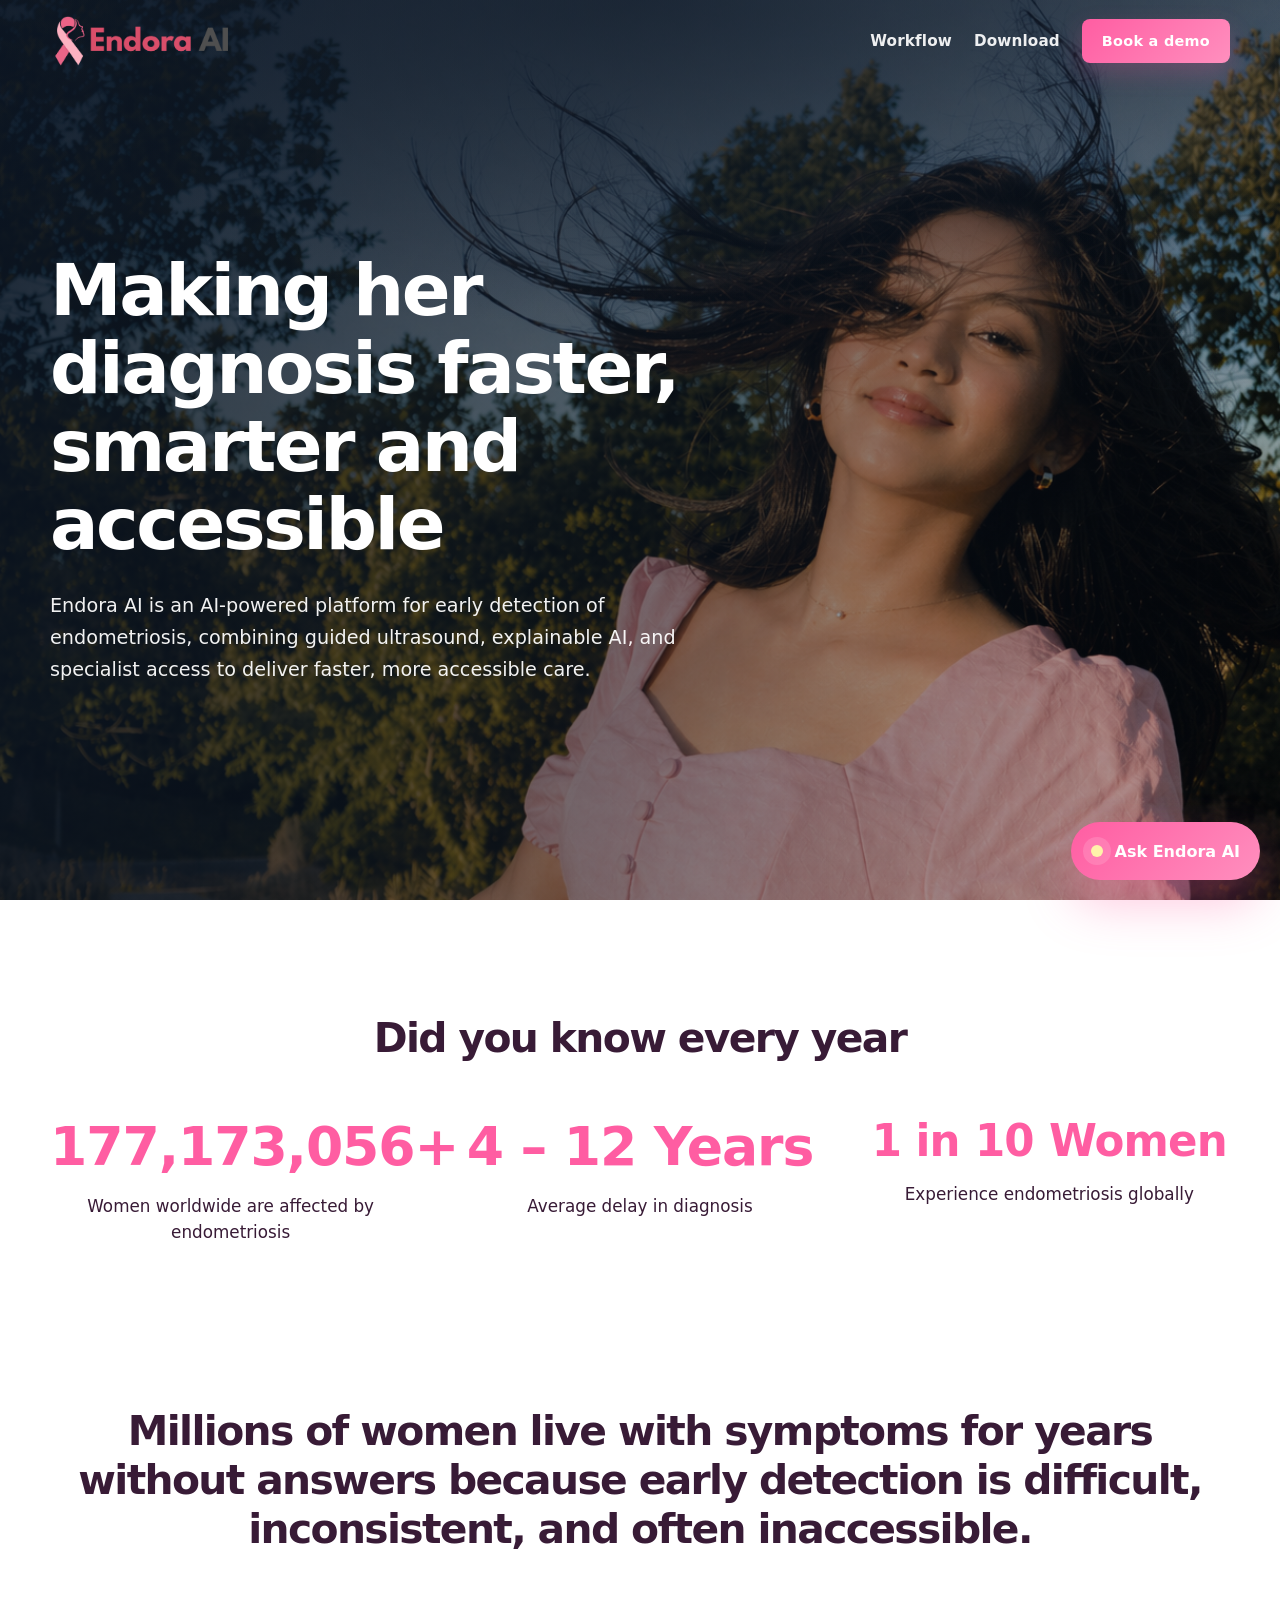
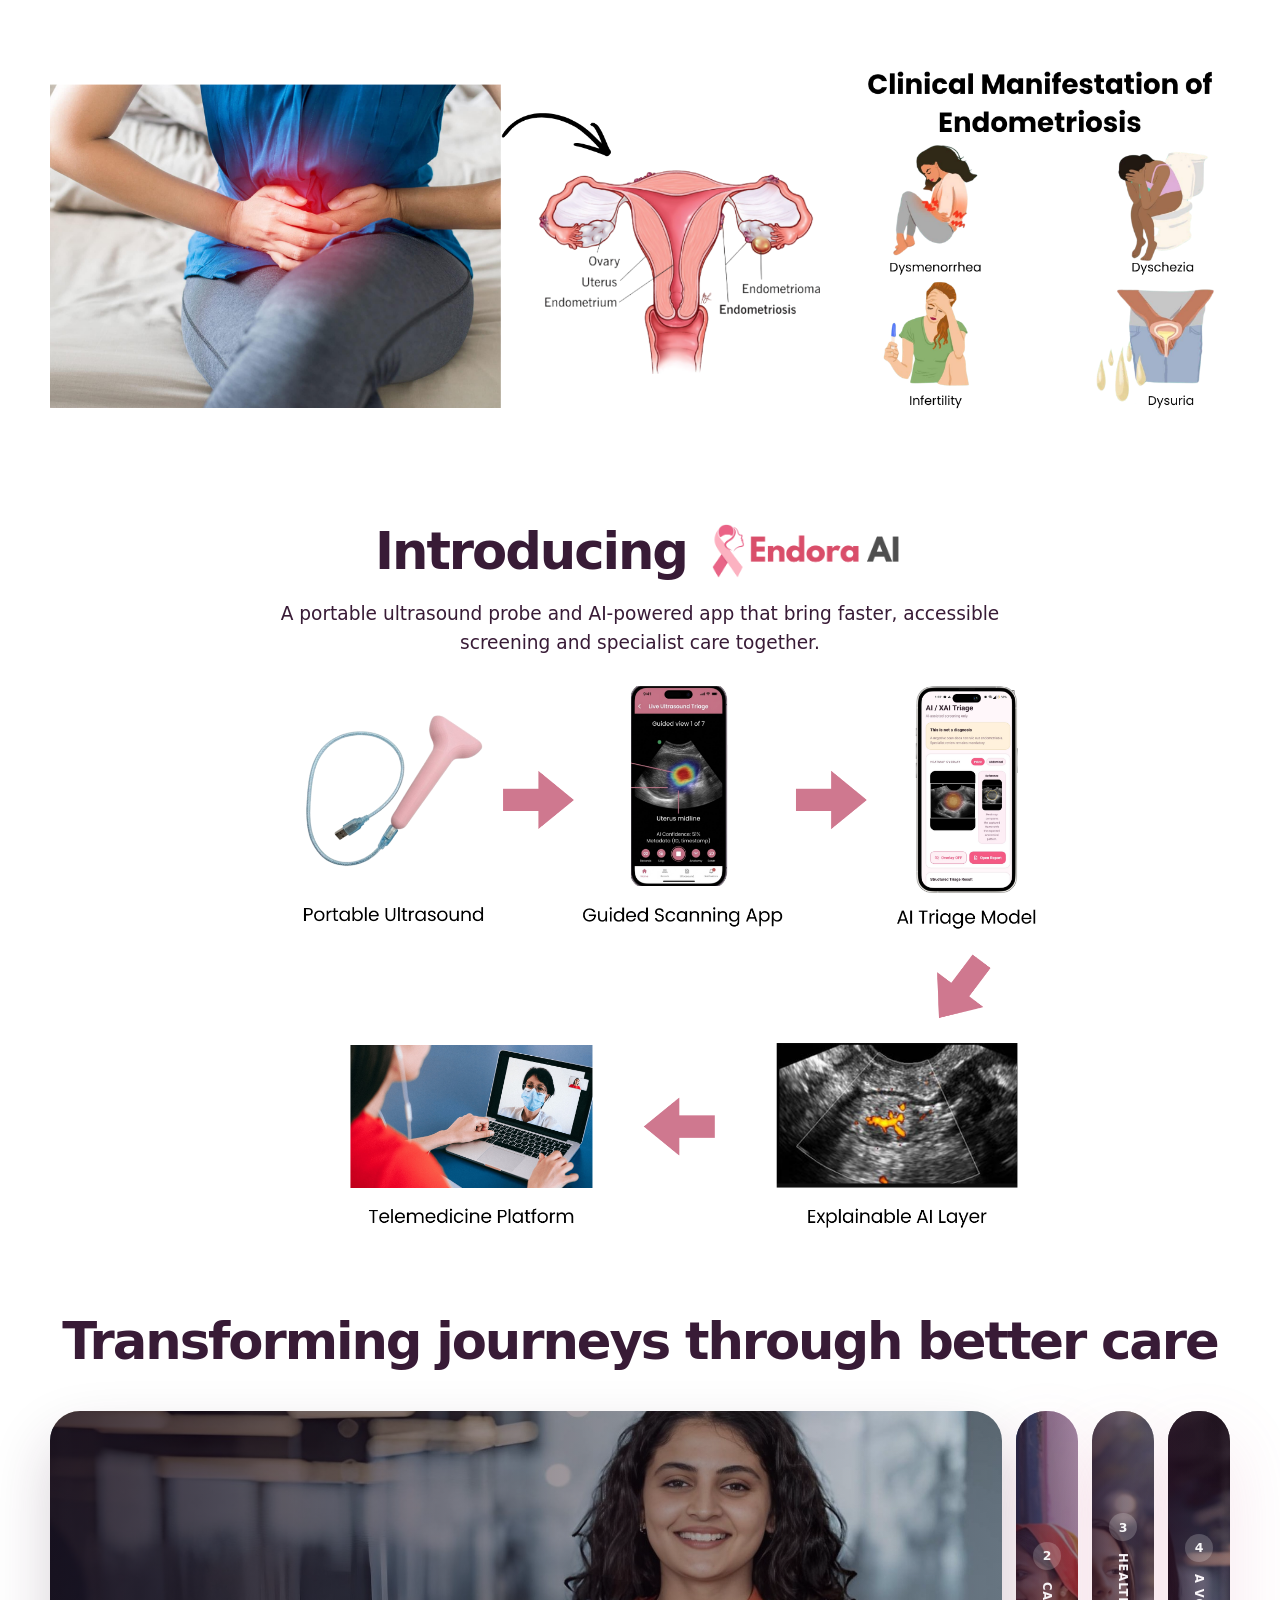
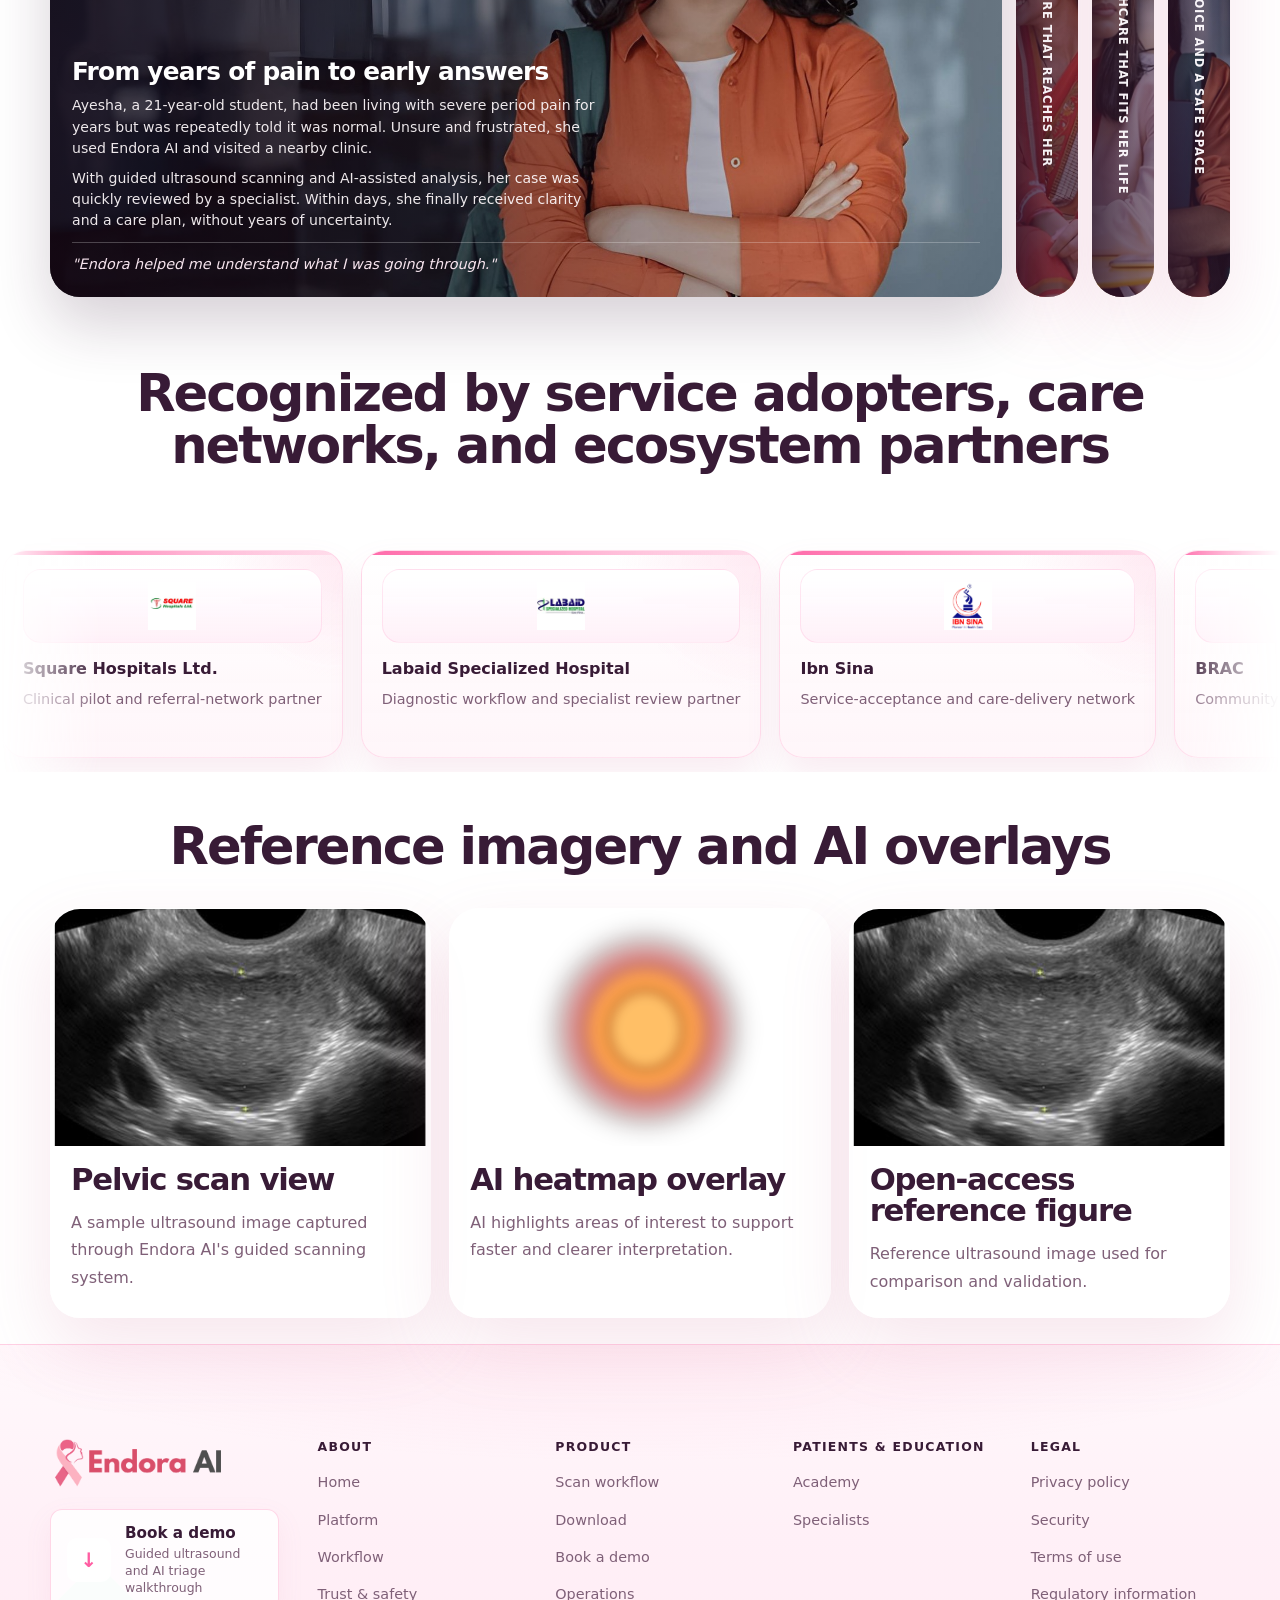
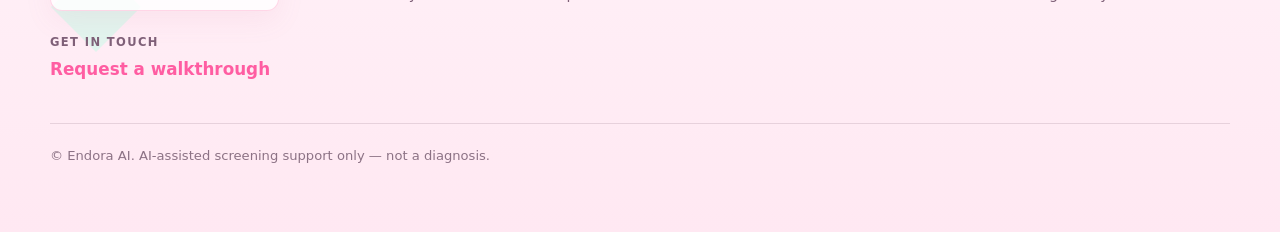
<file: index.html>
<!doctype html>
<html lang="en">
  <head>
    <meta charset="UTF-8" />
    <meta name="viewport" content="width=device-width, initial-scale=1.0" />
    <title>Endora AI</title>
    <link rel="stylesheet" href="./styles.css" />
  </head>
  <body class="page-home">
    <div class="page-shell">
      <div class="shape one"></div>
      <div class="shape two"></div>
      <div class="shape three"></div>

      <header class="site-header" data-site-header>
        <div class="header-inner">
          <a class="brand" href="./index.html">
            <img class="brand-logo" src="./assets/logo.png" alt="Endora AI" width="200" height="48" />
          </a>
          <button class="nav-toggle" data-nav-toggle aria-expanded="false" aria-label="Toggle navigation">Menu</button>
          <nav class="site-nav" data-site-nav>
            <a href="./publications.html">Workflow</a>
            <a href="./team.html">Download</a>
            <a class="cta nav-cta" href="./product-regulatory-information.html">Book a demo</a>
          </nav>
        </div>
      </header>

      <main>
        <section class="hero hero--fullbleed" aria-labelledby="hero-heading">
          <div class="hero-backdrop" aria-hidden="true">
            <div class="hero-bg-layer"></div>
            <div class="hero-scrim"></div>
          </div>
          <div class="section hero-body">
            <div class="hero-content">
              <h1 id="hero-heading">Making her diagnosis faster, smarter and accessible</h1>
              <p class="hero-sub">
                Endora AI is an AI-powered platform for early detection of endometriosis, combining guided ultrasound,
                explainable AI, and specialist access to deliver faster, more accessible care.
              </p>
            </div>
          </div>
        </section>

        <section class="did-you-know-band" data-did-you-know aria-labelledby="did-you-know-heading">
          <div class="section did-you-know__inner">
            <h2 class="did-you-know__title" id="did-you-know-heading">Did you know every year</h2>
            <div class="did-you-know__grid">
              <article class="did-you-know__item">
                <p class="did-you-know__value">
                  <span class="did-you-know__num" data-count-up data-value="190000000" data-format="comma-plus">0</span>
                </p>
                <p class="did-you-know__label">Women worldwide are affected by endometriosis</p>
              </article>
              <article class="did-you-know__item">
                <p class="did-you-know__value did-you-know__value--reveal-up">
                  <span class="did-you-know__prefix" aria-hidden="true">4</span><span class="did-you-know__dash" aria-hidden="true"> – </span><span class="did-you-know__num">12</span><span class="did-you-know__suffix" aria-hidden="true"> Years</span>
                </p>
                <p class="did-you-know__label">Average delay in diagnosis</p>
              </article>
              <article class="did-you-know__item did-you-know__item--inline-stat">
                <p class="did-you-know__value did-you-know__value--reveal-slide">
                  <span class="did-you-know__prefix" aria-hidden="true">1 in</span><span class="did-you-know__num">10</span><span class="did-you-know__suffix" aria-hidden="true">Women</span>
                </p>
                <p class="did-you-know__label">Experience endometriosis globally</p>
              </article>
            </div>
          </div>
        </section>

        <section class="section symptom-spotlight" aria-labelledby="symptom-spotlight-heading">
          <div class="section symptom-spotlight__inner">
            <h2 class="symptom-spotlight__title" id="symptom-spotlight-heading">
              Millions of women live with symptoms for years without answers because early detection is difficult, inconsistent, and often inaccessible.
            </h2>
            <img
              class="symptom-spotlight__image"
              src="./assets/pelvic%20pain1.png"
              alt="Illustration highlighting pelvic pain symptoms"
              loading="lazy"
            />
          </div>
        </section>

        <section class="section introducing-section" aria-labelledby="introducing-heading">
          <div class="section introducing-section__inner">
            <h2 class="introducing-section__title" id="introducing-heading">
              <span>Introducing</span>
              <img src="./assets/logo.png" alt="Endora AI logo" width="220" height="53" />
            </h2>
            <p class="introducing-section__subtitle">
              A portable ultrasound probe and AI-powered app that bring faster, accessible screening and specialist care together.
            </p>
            <img
              class="introducing-section__image"
              src="./assets/flow2.png"
              alt="Portable ultrasound probe connected with Endora AI app"
              loading="lazy"
            />
          </div>
        </section>

        <section class="section journey-section" aria-labelledby="journey-heading">
          <div class="journey-section__inner reveal">
            <header class="section-header journey-section__header">
              <h2 id="journey-heading">Transforming journeys through better care</h2>
            </header>
            <div class="journey-rail" data-journey-rail role="list">
              <article class="journey-panel journey-panel--1 is-active" tabindex="0" role="listitem" aria-expanded="true">
                <div class="journey-panel__bg" aria-hidden="true"></div>
                <div class="journey-panel__scrim" aria-hidden="true"></div>
                <div class="journey-panel__inner">
                  <div class="journey-panel__strip" aria-hidden="true">
                    <span class="journey-panel__index">1</span>
                    <span class="journey-panel__strip-title">From years of pain to early answers</span>
                  </div>
                  <div class="journey-panel__body">
                    <h3 class="journey-panel__title">From years of pain to early answers</h3>
                    <div class="journey-panel__story">
                      <p>
                        Ayesha, a 21-year-old student, had been living with severe period pain for years but was repeatedly
                        told it was normal. Unsure and frustrated, she used Endora AI and visited a nearby clinic.
                      </p>
                      <p>
                        With guided ultrasound scanning and AI-assisted analysis, her case was quickly reviewed by a specialist.
                        Within days, she finally received clarity and a care plan, without years of uncertainty.
                      </p>
                    </div>
                    <blockquote class="journey-panel__quote">
                      <p>"Endora helped me understand what I was going through."</p>
                    </blockquote>
                  </div>
                </div>
              </article>

              <article class="journey-panel journey-panel--2" tabindex="0" role="listitem" aria-expanded="false">
                <div class="journey-panel__bg" aria-hidden="true"></div>
                <div class="journey-panel__scrim" aria-hidden="true"></div>
                <div class="journey-panel__inner">
                  <div class="journey-panel__strip" aria-hidden="true">
                    <span class="journey-panel__index">2</span>
                    <span class="journey-panel__strip-title">Care that reaches her</span>
                  </div>
                  <div class="journey-panel__body">
                    <h3 class="journey-panel__title">Care that reaches her</h3>
                    <div class="journey-panel__story">
                      <p>
                        Fatima, living in a rural area, had limited access to gynecologists and could not afford frequent hospital
                        visits. Through Endora AI, she visited a local clinic equipped with guided scanning.
                      </p>
                      <p>
                        Her results were securely shared with a remote specialist, allowing her to receive diagnosis and treatment
                        guidance without leaving her community.
                      </p>
                    </div>
                  </div>
                </div>
              </article>

              <article class="journey-panel journey-panel--3" tabindex="0" role="listitem" aria-expanded="false">
                <div class="journey-panel__bg" aria-hidden="true"></div>
                <div class="journey-panel__scrim" aria-hidden="true"></div>
                <div class="journey-panel__inner">
                  <div class="journey-panel__strip" aria-hidden="true">
                    <span class="journey-panel__index">3</span>
                    <span class="journey-panel__strip-title">Healthcare that fits her life</span>
                  </div>
                  <div class="journey-panel__body">
                    <h3 class="journey-panel__title">Healthcare that fits her life</h3>
                    <div class="journey-panel__story">
                      <p>
                        Nadia, a working professional, struggled with chronic pelvic pain but delayed seeking care due to her busy
                        schedule. With Endora AI, she completed a quick screening and booked a remote consultation.
                      </p>
                      <p>
                        She received expert advice and next steps efficiently, without disrupting her routine.
                      </p>
                    </div>
                  </div>
                </div>
              </article>

              <article class="journey-panel journey-panel--4" tabindex="0" role="listitem" aria-expanded="false">
                <div class="journey-panel__bg" aria-hidden="true"></div>
                <div class="journey-panel__scrim" aria-hidden="true"></div>
                <div class="journey-panel__inner">
                  <div class="journey-panel__strip" aria-hidden="true">
                    <span class="journey-panel__index">4</span>
                    <span class="journey-panel__strip-title">A voice and a safe space</span>
                  </div>
                  <div class="journey-panel__body">
                    <h3 class="journey-panel__title">A voice and a safe space</h3>
                    <div class="journey-panel__story">
                      <p>
                        Sara, unsure about her symptoms, felt uncomfortable discussing them openly. Through Endora's anonymous
                        community, she asked questions and learned from others facing similar challenges.
                      </p>
                      <p>
                        Encouraged by the support, she moved forward with screening and gained clarity and confidence in her health
                        journey.
                      </p>
                    </div>
                    <blockquote class="journey-panel__quote">
                      <p>"I finally felt heard and understood."</p>
                    </blockquote>
                  </div>
                </div>
              </article>
            </div>
          </div>
        </section>

        <section class="partner-section">
          <div class="section">
            <div class="section-header section-header--center">
              <div>
                <h2>Recognized by service adopters, care networks, and ecosystem partners</h2>
              </div>
            </div>
          </div>
          <div class="partner-marquee-wrap">
            <div class="marquee-shell">
              <div class="marquee-track">
              <article class="partner-tile"><img class="partner-logo" src="./assets/partners/Suqare.jpeg" alt="Square Hospitals Ltd. logo" /><strong>Square Hospitals Ltd.</strong><span>Clinical pilot and referral-network partner</span></article>
              <article class="partner-tile"><img class="partner-logo" src="./assets/partners/LabAID.jpeg" alt="Labaid Specialized Hospital logo" /><strong>Labaid Specialized Hospital</strong><span>Diagnostic workflow and specialist review partner</span></article>
              <article class="partner-tile"><img class="partner-logo" src="./assets/partners/Ibne.jpeg" alt="Ibn Sina logo" /><strong>Ibn Sina</strong><span>Service-acceptance and care-delivery network</span></article>
              <article class="partner-tile"><img class="partner-logo" src="./assets/partners/Brac.jpeg" alt="BRAC logo" /><strong>BRAC</strong><span>Community health access and outreach collaboration</span></article>
              <article class="partner-tile"><img class="partner-logo" src="./assets/partners/Sajida.jpeg" alt="Sajida Foundation logo" /><strong>Sajida Foundation</strong><span>Screening access and social-impact collaboration</span></article>
              <article class="partner-tile"><img class="partner-logo" src="./assets/partners/Matire.jpeg" alt="Marie Stopes Bangladesh logo" /><strong>Marie Stopes Bangladesh</strong><span>Women’s health distribution partner</span></article>
              <article class="partner-tile"><img class="partner-logo" src="./assets/partners/UNDP.png" alt="UNDP logo" /><strong>UNDP</strong><span>Digital health and systems-strengthening partner</span></article>
              <article class="partner-tile"><img class="partner-logo" src="./assets/partners/un-women.png" alt="UN Women logo" /><strong>UN Women</strong><span>Gender-equity and women’s health support</span></article>
              <article class="partner-tile"><img class="partner-logo" src="./assets/partners/who.svg" alt="WHO logo" /><strong>WHO</strong><span>Standards-aligned health-system reference partner</span></article>
              <article class="partner-tile"><img class="partner-logo" src="./assets/partners/startup-bangladesh.svg" alt="Startup Bangladesh logo" /><strong>Startup Bangladesh</strong><span>Innovation and venture ecosystem partner</span></article>
              <article class="partner-tile"><img class="partner-logo" src="./assets/partners/bkash.png" alt="bKash logo" /><strong>bKash</strong><span>Digital payment and service-access enabler</span></article>
              <article class="partner-tile"><img class="partner-logo" src="./assets/partners/AC.jpeg" alt="ACI logo" /><strong>ACI</strong><span>Healthcare distribution and market-access partner</span></article>
              <article class="partner-tile"><img class="partner-logo" src="./assets/partners/icddrb.png" alt="icddr,b logo" /><strong>icddr,b</strong><span>Research credibility and evidence-support collaboration</span></article>
              <article class="partner-tile"><img class="partner-logo" src="./assets/partners/Gramnne.jpeg" alt="Grameenphone logo" /><strong>Grameenphone</strong><span>Connectivity and digital-access ecosystem partner</span></article>
              <article class="partner-tile"><img class="partner-logo" src="./assets/partners/uniliver.jpeg" alt="Unilever logo" /><strong>Unilever</strong><span>Brand and awareness collaboration benchmark</span></article>
              <article class="partner-tile"><img class="partner-logo" src="./assets/partners/IUT.jpeg" alt="IUT logo" /><strong>IUT</strong><span>Technical and innovation ecosystem alignment</span></article>

              <article class="partner-tile"><img class="partner-logo" src="./assets/partners/Suqare.jpeg" alt="Square Hospitals Ltd. logo" /><strong>Square Hospitals Ltd.</strong><span>Clinical pilot and referral-network partner</span></article>
              <article class="partner-tile"><img class="partner-logo" src="./assets/partners/LabAID.jpeg" alt="Labaid Specialized Hospital logo" /><strong>Labaid Specialized Hospital</strong><span>Diagnostic workflow and specialist review partner</span></article>
              <article class="partner-tile"><img class="partner-logo" src="./assets/partners/Ibne.jpeg" alt="Ibn Sina logo" /><strong>Ibn Sina</strong><span>Service-acceptance and care-delivery network</span></article>
              <article class="partner-tile"><img class="partner-logo" src="./assets/partners/Brac.jpeg" alt="BRAC logo" /><strong>BRAC</strong><span>Community health access and outreach collaboration</span></article>
              <article class="partner-tile"><img class="partner-logo" src="./assets/partners/Sajida.jpeg" alt="Sajida Foundation logo" /><strong>Sajida Foundation</strong><span>Screening access and social-impact collaboration</span></article>
              <article class="partner-tile"><img class="partner-logo" src="./assets/partners/Matire.jpeg" alt="Marie Stopes Bangladesh logo" /><strong>Marie Stopes Bangladesh</strong><span>Women’s health distribution partner</span></article>
              <article class="partner-tile"><img class="partner-logo" src="./assets/partners/UNDP.png" alt="UNDP logo" /><strong>UNDP</strong><span>Digital health and systems-strengthening partner</span></article>
              <article class="partner-tile"><img class="partner-logo" src="./assets/partners/un-women.png" alt="UN Women logo" /><strong>UN Women</strong><span>Gender-equity and women’s health support</span></article>
              <article class="partner-tile"><img class="partner-logo" src="./assets/partners/who.svg" alt="WHO logo" /><strong>WHO</strong><span>Standards-aligned health-system reference partner</span></article>
              <article class="partner-tile"><img class="partner-logo" src="./assets/partners/startup-bangladesh.svg" alt="Startup Bangladesh logo" /><strong>Startup Bangladesh</strong><span>Innovation and venture ecosystem partner</span></article>
              <article class="partner-tile"><img class="partner-logo" src="./assets/partners/bkash.png" alt="bKash logo" /><strong>bKash</strong><span>Digital payment and service-access enabler</span></article>
              <article class="partner-tile"><img class="partner-logo" src="./assets/partners/AC.jpeg" alt="ACI logo" /><strong>ACI</strong><span>Healthcare distribution and market-access partner</span></article>
              <article class="partner-tile"><img class="partner-logo" src="./assets/partners/icddrb.png" alt="icddr,b logo" /><strong>icddr,b</strong><span>Research credibility and evidence-support collaboration</span></article>
              <article class="partner-tile"><img class="partner-logo" src="./assets/partners/Gramnne.jpeg" alt="Grameenphone logo" /><strong>Grameenphone</strong><span>Connectivity and digital-access ecosystem partner</span></article>
              <article class="partner-tile"><img class="partner-logo" src="./assets/partners/uniliver.jpeg" alt="Unilever logo" /><strong>Unilever</strong><span>Brand and awareness collaboration benchmark</span></article>
              <article class="partner-tile"><img class="partner-logo" src="./assets/partners/IUT.jpeg" alt="IUT logo" /><strong>IUT</strong><span>Technical and innovation ecosystem alignment</span></article>
              </div>
            </div>
          </div>
        </section>

        <section class="section">
          <div class="section-header section-header--center">
            <div>
              <h2>Reference imagery and AI overlays</h2>
            </div>
           
          </div>
          <div class="section-grid three-up">
            <article class="media-card">
              <img src="./assets/ultrasound-pelvic.png" alt="Pelvic ultrasound view" />
              <div class="media-copy">
                <h3>Pelvic scan view</h3>
                <p>A sample ultrasound image captured through Endora AI's guided scanning system.</p>
              </div>
            </article>
            <article class="media-card">
              <img src="./assets/ultrasound-heatmap.png" alt="Ultrasound heatmap overlay" />
              <div class="media-copy">
                <h3>AI heatmap overlay</h3>
                <p>AI highlights areas of interest to support faster and clearer interpretation.</p>
              </div>
            </article>
            <article class="media-card">
              <img src="./assets/endometrioma-reference.jpg" alt="Endometrioma reference image" />
              <div class="media-copy">
                <h3>Open-access reference figure</h3>
                <p>Reference ultrasound image used for comparison and validation.</p>
              </div>
            </article>
          </div>
        </section>
      </main>

      <footer class="footer" id="site-footer">
        <div class="footer-shell section">
          <div class="footer-mega">
            <div class="footer-brand-col">
              <a class="footer-brand" href="./index.html">
                <img class="footer-logo" src="./assets/logo.png" alt="Endora AI" width="200" height="52" />
              </a>
              <a class="footer-cta-card" href="./product-regulatory-information.html">
                <span class="footer-cta-card__icon" aria-hidden="true">↓</span>
                <span class="footer-cta-card__copy">
                  <strong>Book a demo</strong>
                  <span>Guided ultrasound and AI triage walkthrough</span>
                </span>
              </a>
              <div class="footer-touch">
                <p class="footer-touch__label">Get in touch</p>
                <a class="footer-touch__accent" href="./product-regulatory-information.html">Request a walkthrough</a>
              </div>
            </div>
            <nav class="footer-nav-col" aria-label="About">
              <h3 class="footer-heading">About</h3>
              <ul class="footer-list">
                <li><a href="./index.html">Home</a></li>
                <li><a href="./team.html">Platform</a></li>
                <li><a href="./publications.html">Workflow</a></li>
                <li><a href="./security.html">Trust &amp; safety</a></li>
              </ul>
            </nav>
            <nav class="footer-nav-col" aria-label="Product">
              <h3 class="footer-heading">Product</h3>
              <ul class="footer-list">
                <li><a href="./publications.html">Scan workflow</a></li>
                <li><a href="./team.html">Download</a></li>
                <li><a href="./product-regulatory-information.html">Book a demo</a></li>
                <li><a href="./patents.html">Operations</a></li>
              </ul>
            </nav>
            <nav class="footer-nav-col" aria-label="Patients and education">
              <h3 class="footer-heading">Patients &amp; education</h3>
              <ul class="footer-list">
                <li><a href="./privacy-policy.html">Academy</a></li>
                <li><a href="./website-terms-of-use.html">Specialists</a></li>
              </ul>
            </nav>
            <nav class="footer-nav-col" aria-label="Legal">
              <h3 class="footer-heading">Legal</h3>
              <ul class="footer-list">
                <li><a href="./privacy-policy.html">Privacy policy</a></li>
                <li><a href="./security.html">Security</a></li>
                <li><a href="./website-terms-of-use.html">Terms of use</a></li>
                <li><a href="./product-regulatory-information.html">Regulatory information</a></li>
              </ul>
            </nav>
          </div>
          <div class="footer-bottom">
            <p class="footer-fine">© Endora AI. AI-assisted screening support only — not a diagnosis.</p>
          </div>
        </div>
      </footer>
    </div>
    <script src="./app.js"></script>
  </body>
</html>
</file>
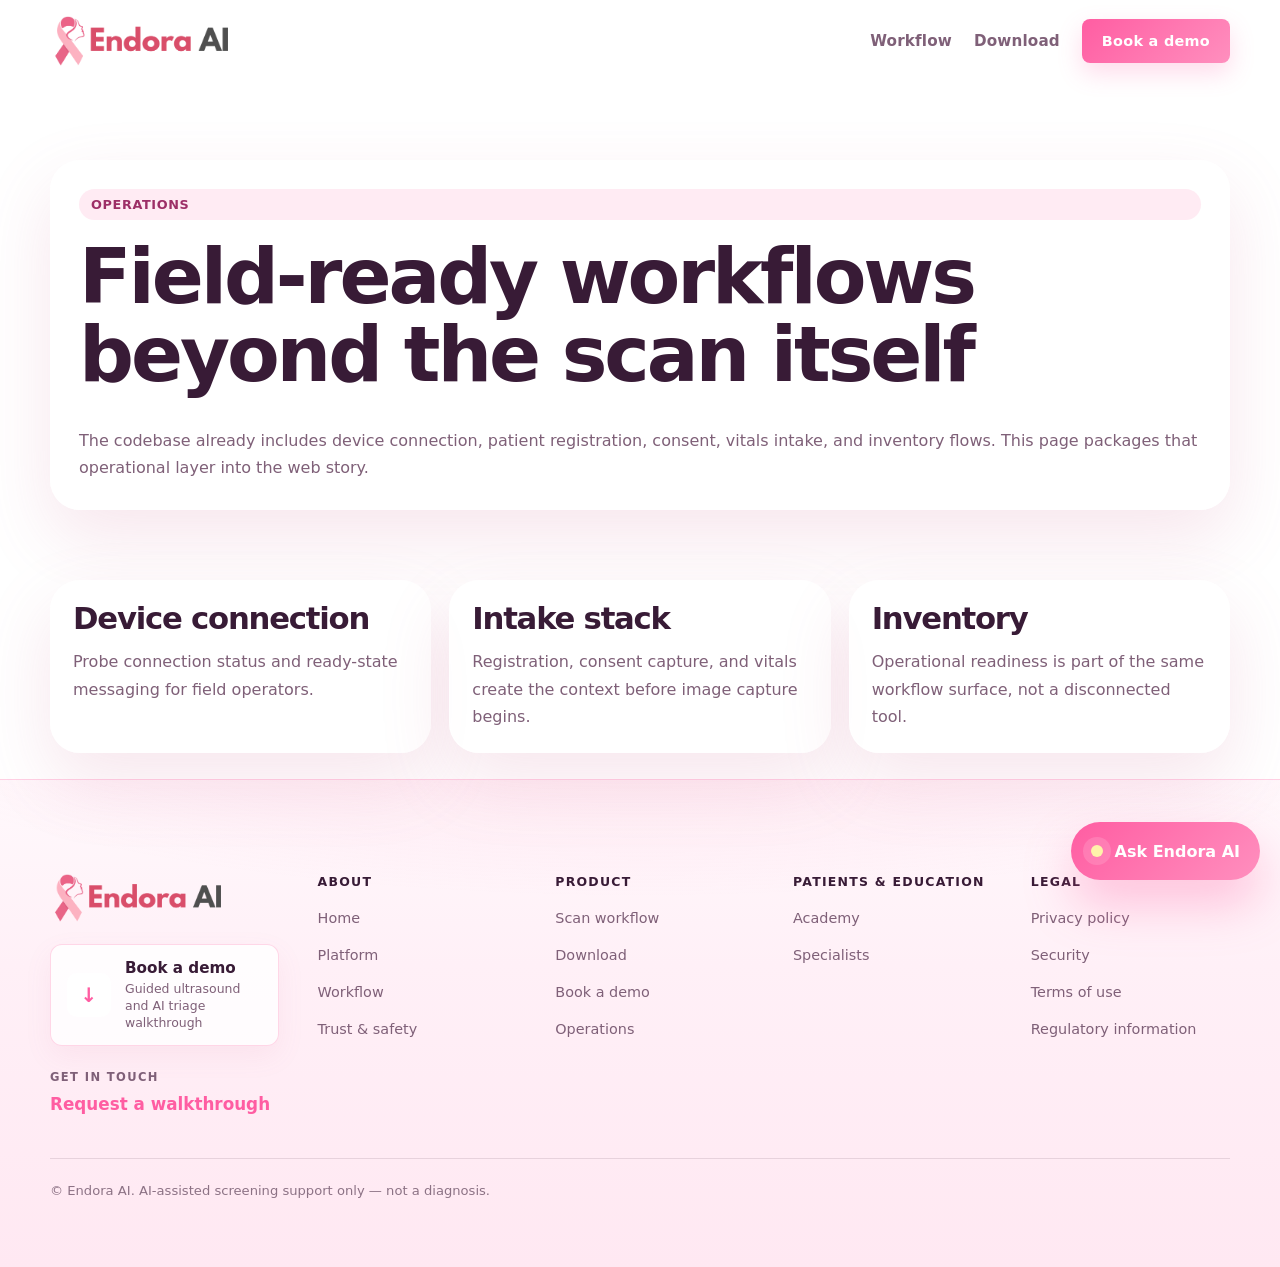
<file: patents.html>
<!doctype html>
<html lang="en">
  <head>
    <meta charset="UTF-8" />
    <meta name="viewport" content="width=device-width, initial-scale=1.0" />
    <title>Endora AI Ops</title>
    <link rel="stylesheet" href="./styles.css" />
  </head>
  <body>
    <div class="page-shell">
      <header class="site-header" data-site-header>
        <div class="header-inner">
          <a class="brand" href="./index.html">
            <img class="brand-logo" src="./assets/logo.png" alt="Endora AI" width="200" height="48" />
          </a>
          <button class="nav-toggle" data-nav-toggle aria-expanded="false" aria-label="Toggle navigation">Menu</button>
          <nav class="site-nav" data-site-nav>
            <a href="./publications.html">Workflow</a>
            <a href="./team.html">Download</a>
            <a class="cta nav-cta" href="./product-regulatory-information.html">Book a demo</a>
          </nav>
        </div>
      </header>

      <main>
        <section class="hero page-hero">
          <div class="section">
            <div class="hero-card">
              <div class="stack">
                <div class="eyebrow">Operations</div>
                <h1>Field-ready workflows beyond the scan itself</h1>
                <p>The codebase already includes device connection, patient registration, consent, vitals intake, and inventory flows. This page packages that operational layer into the web story.</p>
              </div>
            </div>
          </div>
        </section>

        <section class="section">
          <div class="section-grid three-up">
            <article class="feature-card"><h3>Device connection</h3><p>Probe connection status and ready-state messaging for field operators.</p></article>
            <article class="feature-card"><h3>Intake stack</h3><p>Registration, consent capture, and vitals create the context before image capture begins.</p></article>
            <article class="feature-card"><h3>Inventory</h3><p>Operational readiness is part of the same workflow surface, not a disconnected tool.</p></article>
          </div>
        </section>
      </main>

      <footer class="footer" id="site-footer">
        <div class="footer-shell section">
          <div class="footer-mega">
            <div class="footer-brand-col">
              <a class="footer-brand" href="./index.html">
                <img class="footer-logo" src="./assets/logo.png" alt="Endora AI" width="200" height="52" />
              </a>
              <a class="footer-cta-card" href="./product-regulatory-information.html">
                <span class="footer-cta-card__icon" aria-hidden="true">↓</span>
                <span class="footer-cta-card__copy">
                  <strong>Book a demo</strong>
                  <span>Guided ultrasound and AI triage walkthrough</span>
                </span>
              </a>
              <div class="footer-touch">
                <p class="footer-touch__label">Get in touch</p>
                <a class="footer-touch__accent" href="./product-regulatory-information.html">Request a walkthrough</a>
              </div>
            </div>
            <nav class="footer-nav-col" aria-label="About">
              <h3 class="footer-heading">About</h3>
              <ul class="footer-list">
                <li><a href="./index.html">Home</a></li>
                <li><a href="./team.html">Platform</a></li>
                <li><a href="./publications.html">Workflow</a></li>
                <li><a href="./security.html">Trust &amp; safety</a></li>
              </ul>
            </nav>
            <nav class="footer-nav-col" aria-label="Product">
              <h3 class="footer-heading">Product</h3>
              <ul class="footer-list">
                <li><a href="./publications.html">Scan workflow</a></li>
                <li><a href="./team.html">Download</a></li>
                <li><a href="./product-regulatory-information.html">Book a demo</a></li>
                <li><a href="./patents.html">Operations</a></li>
              </ul>
            </nav>
            <nav class="footer-nav-col" aria-label="Patients and education">
              <h3 class="footer-heading">Patients &amp; education</h3>
              <ul class="footer-list">
                <li><a href="./privacy-policy.html">Academy</a></li>
                <li><a href="./website-terms-of-use.html">Specialists</a></li>
              </ul>
            </nav>
            <nav class="footer-nav-col" aria-label="Legal">
              <h3 class="footer-heading">Legal</h3>
              <ul class="footer-list">
                <li><a href="./privacy-policy.html">Privacy policy</a></li>
                <li><a href="./security.html">Security</a></li>
                <li><a href="./website-terms-of-use.html">Terms of use</a></li>
                <li><a href="./product-regulatory-information.html">Regulatory information</a></li>
              </ul>
            </nav>
          </div>
          <div class="footer-bottom">
            <p class="footer-fine">© Endora AI. AI-assisted screening support only — not a diagnosis.</p>
          </div>
        </div>
      </footer>
    </div>
    <script src="./app.js"></script>
  </body>
</html>
</file>
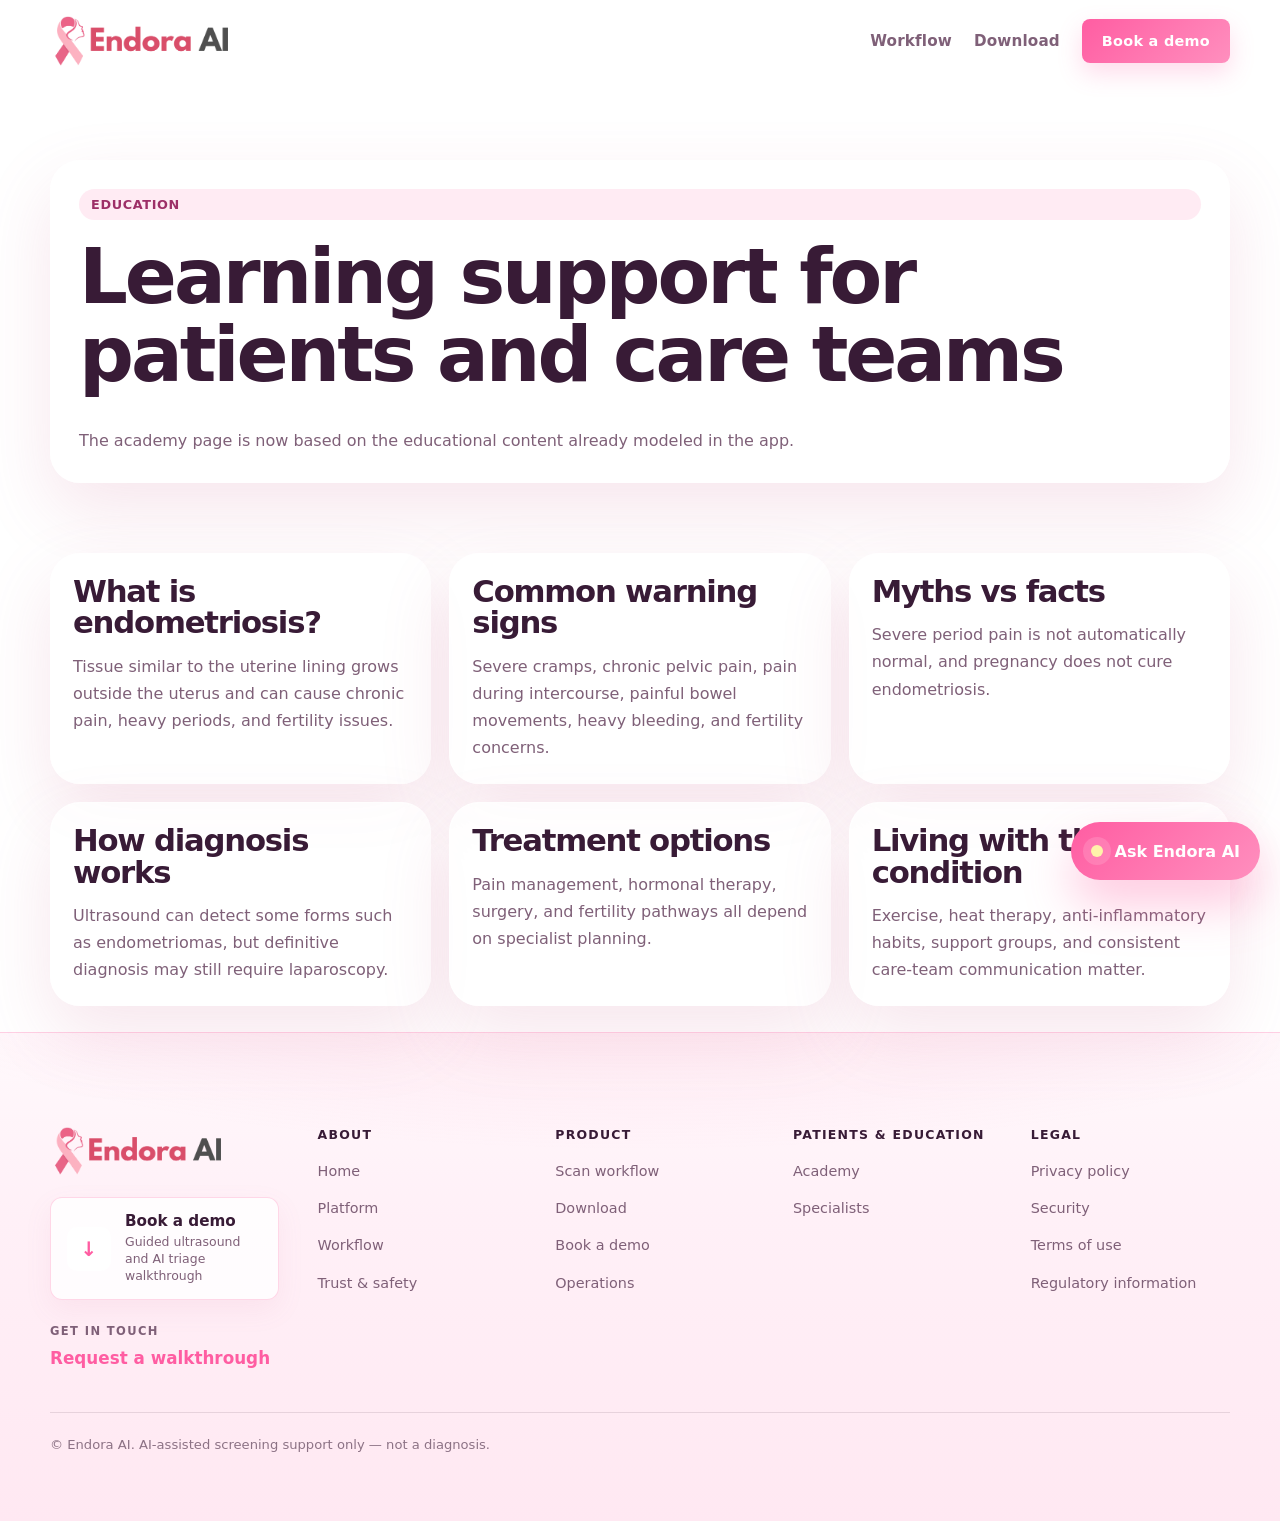
<file: privacy-policy.html>
<!doctype html>
<html lang="en">
  <head>
    <meta charset="UTF-8" />
    <meta name="viewport" content="width=device-width, initial-scale=1.0" />
    <title>Endora AI Academy</title>
    <link rel="stylesheet" href="./styles.css" />
  </head>
  <body>
    <div class="page-shell">
      <header class="site-header" data-site-header>
        <div class="header-inner">
          <a class="brand" href="./index.html">
            <img class="brand-logo" src="./assets/logo.png" alt="Endora AI" width="200" height="48" />
          </a>
          <button class="nav-toggle" data-nav-toggle aria-expanded="false" aria-label="Toggle navigation">Menu</button>
          <nav class="site-nav" data-site-nav>
            <a href="./publications.html">Workflow</a>
            <a href="./team.html">Download</a>
            <a class="cta nav-cta" href="./product-regulatory-information.html">Book a demo</a>
          </nav>
        </div>
      </header>

      <main>
        <section class="hero page-hero">
          <div class="section">
            <div class="hero-card">
              <div class="stack">
                <div class="eyebrow">Education</div>
                <h1>Learning support for patients and care teams</h1>
                <p>The academy page is now based on the educational content already modeled in the app.</p>
              </div>
            </div>
          </div>
        </section>

        <section class="section">
          <div class="section-grid three-up">
            <article class="feature-card"><h3>What is endometriosis?</h3><p>Tissue similar to the uterine lining grows outside the uterus and can cause chronic pain, heavy periods, and fertility issues.</p></article>
            <article class="feature-card"><h3>Common warning signs</h3><p>Severe cramps, chronic pelvic pain, pain during intercourse, painful bowel movements, heavy bleeding, and fertility concerns.</p></article>
            <article class="feature-card"><h3>Myths vs facts</h3><p>Severe period pain is not automatically normal, and pregnancy does not cure endometriosis.</p></article>
            <article class="feature-card"><h3>How diagnosis works</h3><p>Ultrasound can detect some forms such as endometriomas, but definitive diagnosis may still require laparoscopy.</p></article>
            <article class="feature-card"><h3>Treatment options</h3><p>Pain management, hormonal therapy, surgery, and fertility pathways all depend on specialist planning.</p></article>
            <article class="feature-card"><h3>Living with the condition</h3><p>Exercise, heat therapy, anti-inflammatory habits, support groups, and consistent care-team communication matter.</p></article>
          </div>
        </section>
      </main>

      <footer class="footer" id="site-footer">
        <div class="footer-shell section">
          <div class="footer-mega">
            <div class="footer-brand-col">
              <a class="footer-brand" href="./index.html">
                <img class="footer-logo" src="./assets/logo.png" alt="Endora AI" width="200" height="52" />
              </a>
              <a class="footer-cta-card" href="./product-regulatory-information.html">
                <span class="footer-cta-card__icon" aria-hidden="true">↓</span>
                <span class="footer-cta-card__copy">
                  <strong>Book a demo</strong>
                  <span>Guided ultrasound and AI triage walkthrough</span>
                </span>
              </a>
              <div class="footer-touch">
                <p class="footer-touch__label">Get in touch</p>
                <a class="footer-touch__accent" href="./product-regulatory-information.html">Request a walkthrough</a>
              </div>
            </div>
            <nav class="footer-nav-col" aria-label="About">
              <h3 class="footer-heading">About</h3>
              <ul class="footer-list">
                <li><a href="./index.html">Home</a></li>
                <li><a href="./team.html">Platform</a></li>
                <li><a href="./publications.html">Workflow</a></li>
                <li><a href="./security.html">Trust &amp; safety</a></li>
              </ul>
            </nav>
            <nav class="footer-nav-col" aria-label="Product">
              <h3 class="footer-heading">Product</h3>
              <ul class="footer-list">
                <li><a href="./publications.html">Scan workflow</a></li>
                <li><a href="./team.html">Download</a></li>
                <li><a href="./product-regulatory-information.html">Book a demo</a></li>
                <li><a href="./patents.html">Operations</a></li>
              </ul>
            </nav>
            <nav class="footer-nav-col" aria-label="Patients and education">
              <h3 class="footer-heading">Patients &amp; education</h3>
              <ul class="footer-list">
                <li><a href="./privacy-policy.html">Academy</a></li>
                <li><a href="./website-terms-of-use.html">Specialists</a></li>
              </ul>
            </nav>
            <nav class="footer-nav-col" aria-label="Legal">
              <h3 class="footer-heading">Legal</h3>
              <ul class="footer-list">
                <li><a href="./privacy-policy.html">Privacy policy</a></li>
                <li><a href="./security.html">Security</a></li>
                <li><a href="./website-terms-of-use.html">Terms of use</a></li>
                <li><a href="./product-regulatory-information.html">Regulatory information</a></li>
              </ul>
            </nav>
          </div>
          <div class="footer-bottom">
            <p class="footer-fine">© Endora AI. AI-assisted screening support only — not a diagnosis.</p>
          </div>
        </div>
      </footer>
    </div>
    <script src="./app.js"></script>
  </body>
</html>
</file>
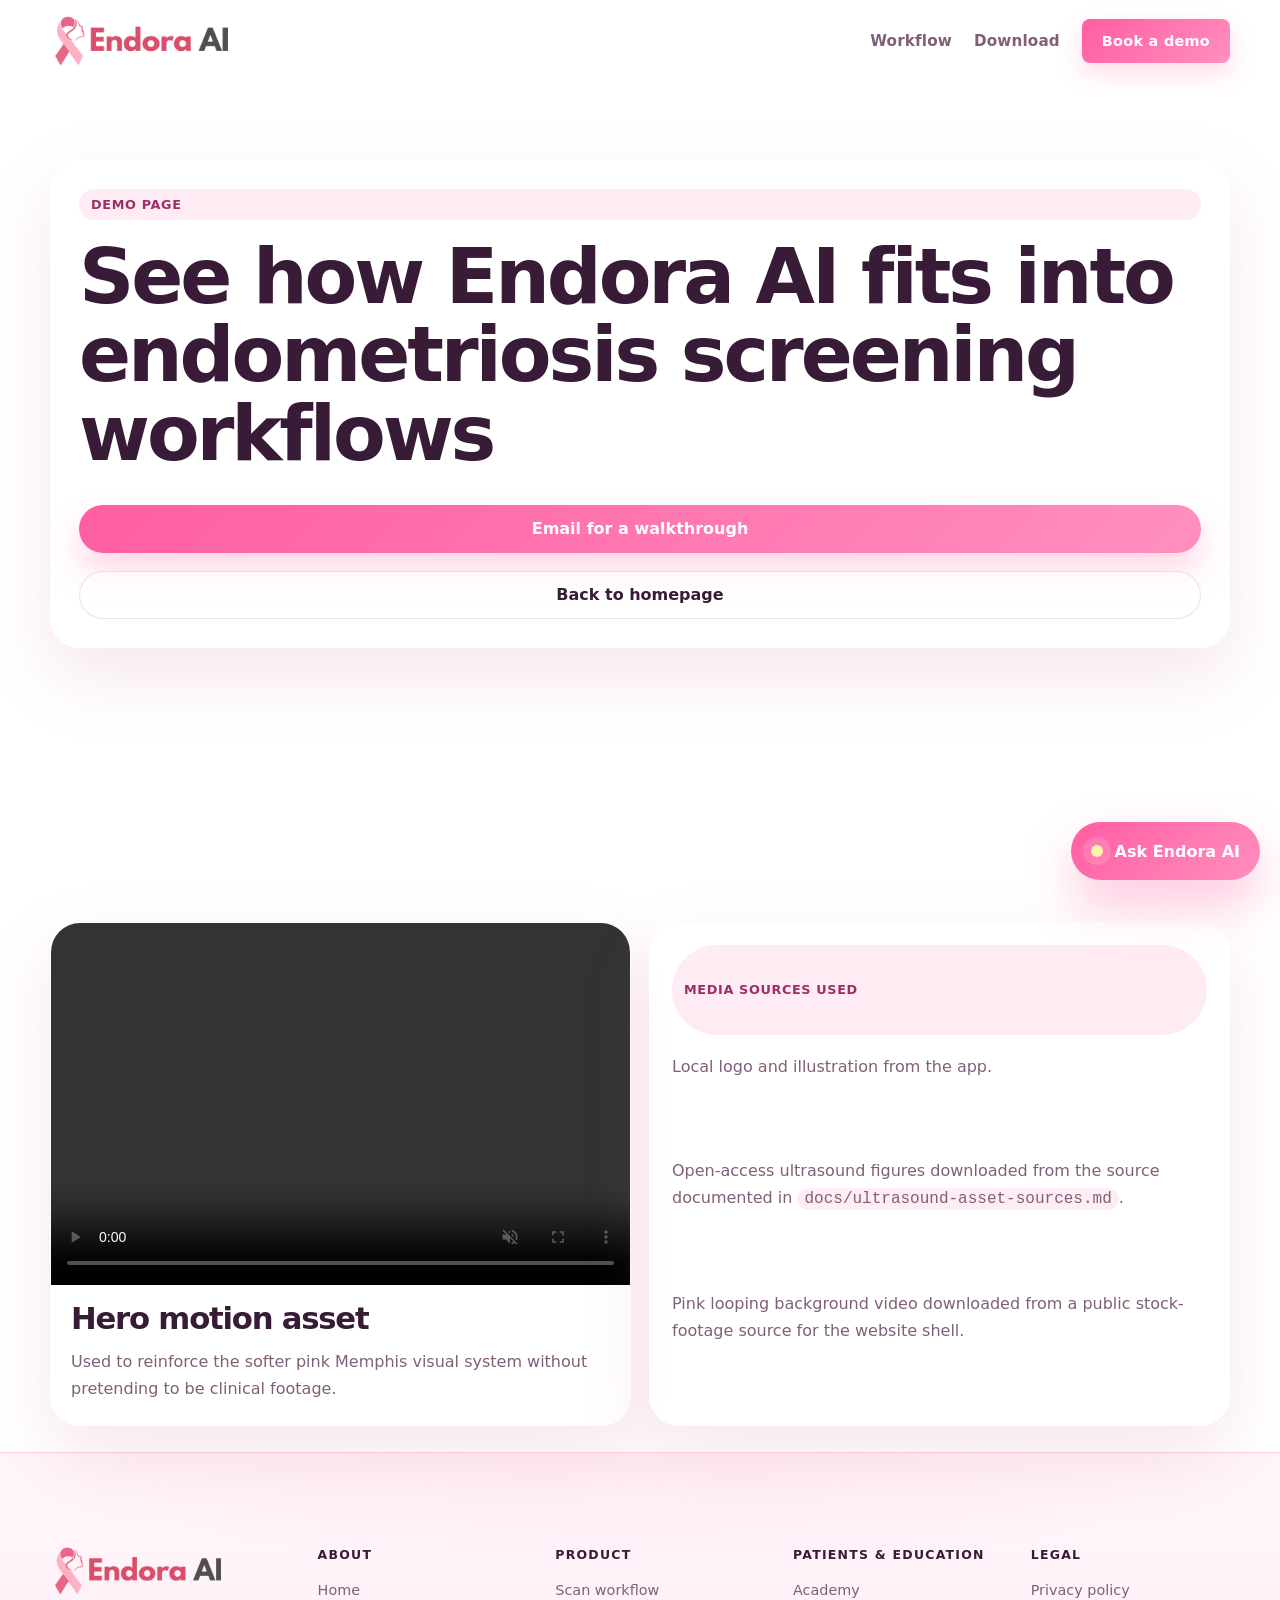
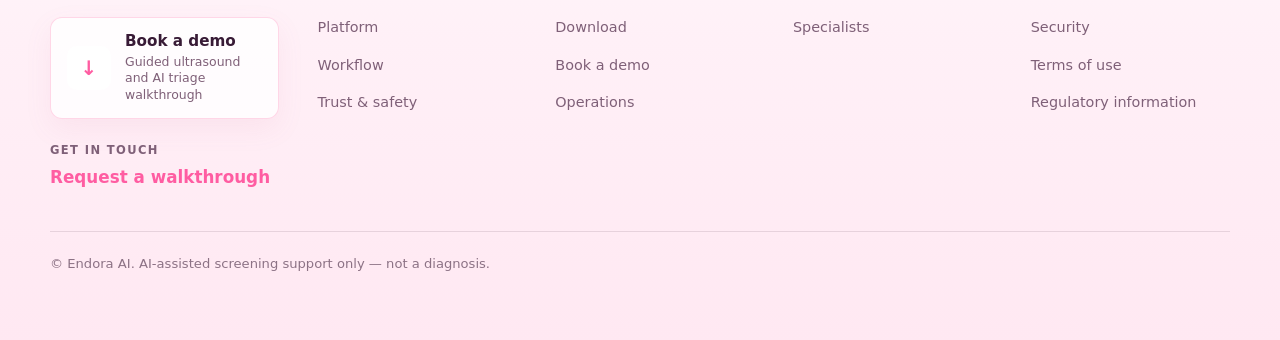
<file: product-regulatory-information.html>
<!doctype html>
<html lang="en">
  <head>
    <meta charset="UTF-8" />
    <meta name="viewport" content="width=device-width, initial-scale=1.0" />
    <title>Endora AI Demo</title>
    <link rel="stylesheet" href="./styles.css" />
  </head>
  <body>
    <div class="page-shell">
      <header class="site-header" data-site-header>
        <div class="header-inner">
          <a class="brand" href="./index.html">
            <img class="brand-logo" src="./assets/logo.png" alt="Endora AI" width="200" height="48" />
          </a>
          <button class="nav-toggle" data-nav-toggle aria-expanded="false" aria-label="Toggle navigation">Menu</button>
          <nav class="site-nav" data-site-nav>
            <a href="./publications.html">Workflow</a>
            <a href="./team.html">Download</a>
            <a class="cta nav-cta" href="./product-regulatory-information.html" aria-current="page">Book a demo</a>
          </nav>
        </div>
      </header>

      <main>
        <section class="hero page-hero">
          <div class="section">
            <div class="hero-card">
              <div class="stack">
                <div class="eyebrow">Demo page</div>
                <h1>See how Endora AI fits into endometriosis screening workflows</h1>
                  <a class="cta" href="mailto:demo@endora.ai">Email for a walkthrough</a>
                  <a class="cta secondary" href="./index.html">Back to homepage</a>
                </div>
              </div>
            </div>
          </div>
        </section>

        <section class="section">
          <div class="section-grid two-up">
            <article class="media-card">
              <video controls muted loop src="./assets/Endometriosis_Video_Generation.mp4"></video>
              <div class="media-copy">
                <h3>Hero motion asset</h3>
                <p>Used to reinforce the softer pink Memphis visual system without pretending to be clinical footage.</p>
              </div>
            </article>
            <article class="content-card stack">
              <div class="badge">Media sources used</div>
              <p>Local logo and illustration from the app.</p>
              <p>Open-access ultrasound figures downloaded from the source documented in <code>docs/ultrasound-asset-sources.md</code>.</p>
              <p>Pink looping background video downloaded from a public stock-footage source for the website shell.</p>
            </article>
          </div>
        </section>
      </main>

      <footer class="footer" id="site-footer">
        <div class="footer-shell section">
          <div class="footer-mega">
            <div class="footer-brand-col">
              <a class="footer-brand" href="./index.html">
                <img class="footer-logo" src="./assets/logo.png" alt="Endora AI" width="200" height="52" />
              </a>
              <a class="footer-cta-card" href="./product-regulatory-information.html">
                <span class="footer-cta-card__icon" aria-hidden="true">↓</span>
                <span class="footer-cta-card__copy">
                  <strong>Book a demo</strong>
                  <span>Guided ultrasound and AI triage walkthrough</span>
                </span>
              </a>
              <div class="footer-touch">
                <p class="footer-touch__label">Get in touch</p>
                <a class="footer-touch__accent" href="./product-regulatory-information.html">Request a walkthrough</a>
              </div>
            </div>
            <nav class="footer-nav-col" aria-label="About">
              <h3 class="footer-heading">About</h3>
              <ul class="footer-list">
                <li><a href="./index.html">Home</a></li>
                <li><a href="./team.html">Platform</a></li>
                <li><a href="./publications.html">Workflow</a></li>
                <li><a href="./security.html">Trust &amp; safety</a></li>
              </ul>
            </nav>
            <nav class="footer-nav-col" aria-label="Product">
              <h3 class="footer-heading">Product</h3>
              <ul class="footer-list">
                <li><a href="./publications.html">Scan workflow</a></li>
                <li><a href="./team.html">Download</a></li>
                <li><a href="./product-regulatory-information.html">Book a demo</a></li>
                <li><a href="./patents.html">Operations</a></li>
              </ul>
            </nav>
            <nav class="footer-nav-col" aria-label="Patients and education">
              <h3 class="footer-heading">Patients &amp; education</h3>
              <ul class="footer-list">
                <li><a href="./privacy-policy.html">Academy</a></li>
                <li><a href="./website-terms-of-use.html">Specialists</a></li>
              </ul>
            </nav>
            <nav class="footer-nav-col" aria-label="Legal">
              <h3 class="footer-heading">Legal</h3>
              <ul class="footer-list">
                <li><a href="./privacy-policy.html">Privacy policy</a></li>
                <li><a href="./security.html">Security</a></li>
                <li><a href="./website-terms-of-use.html">Terms of use</a></li>
                <li><a href="./product-regulatory-information.html">Regulatory information</a></li>
              </ul>
            </nav>
          </div>
          <div class="footer-bottom">
            <p class="footer-fine">© Endora AI. AI-assisted screening support only — not a diagnosis.</p>
          </div>
        </div>
      </footer>
    </div>
    <script src="./app.js"></script>
  </body>
</html>
</file>
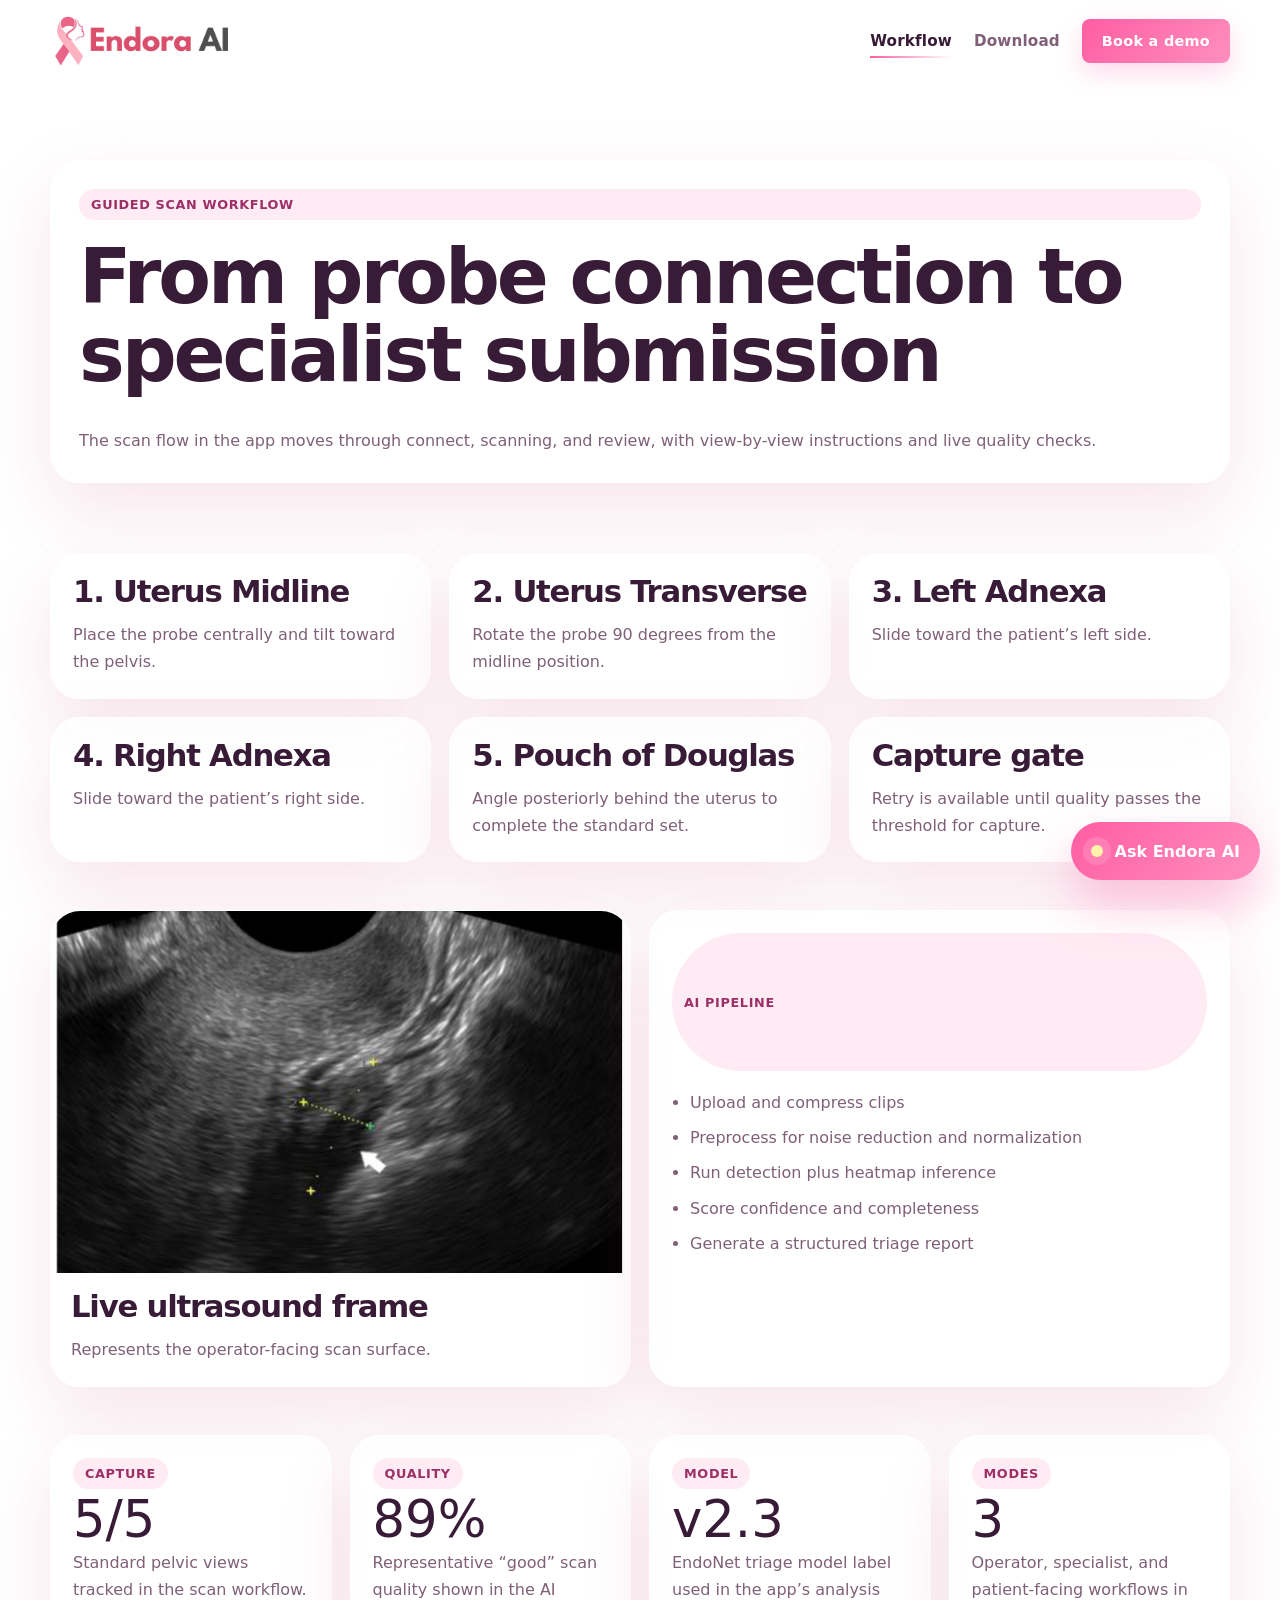
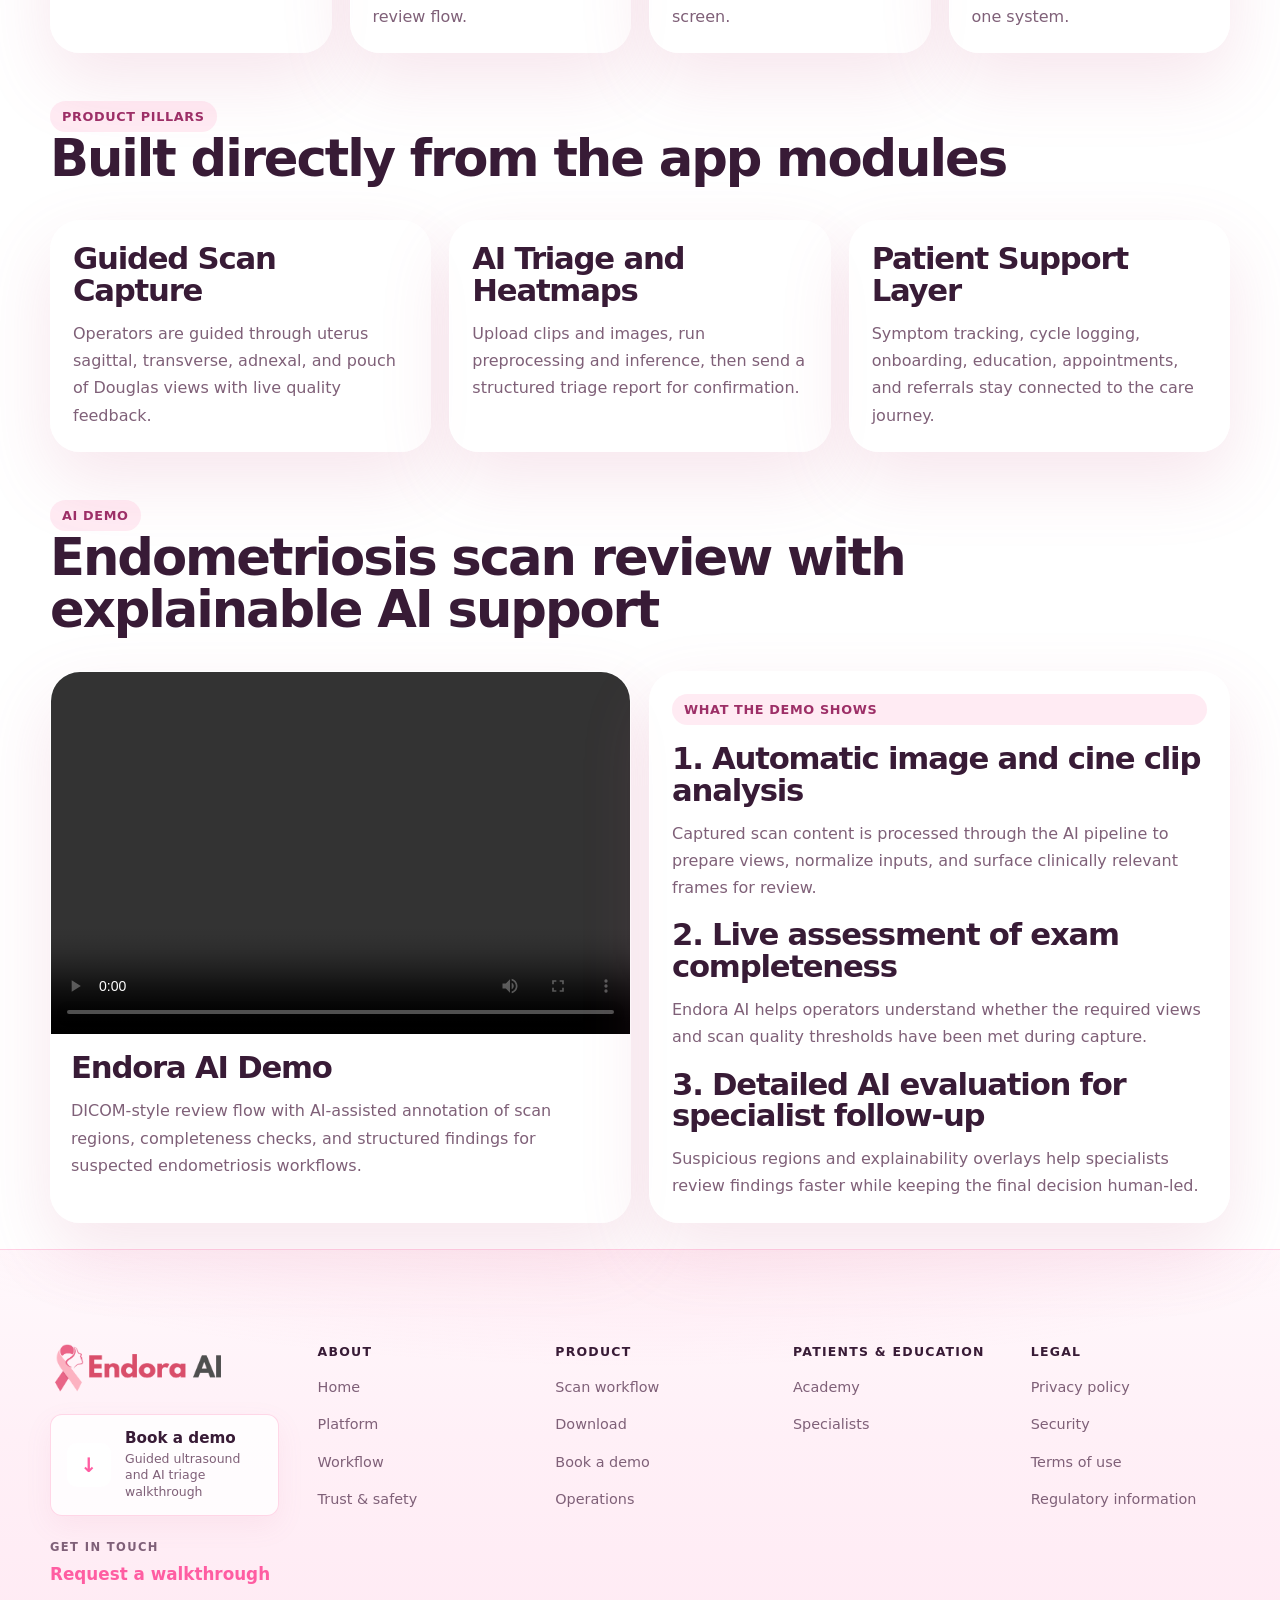
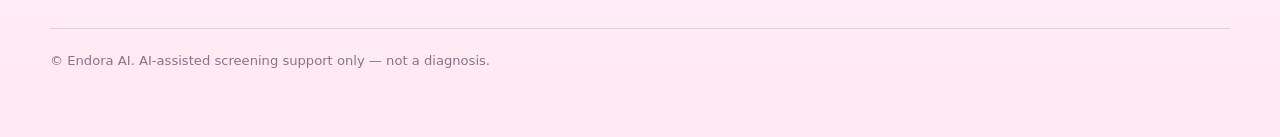
<file: publications.html>
<!doctype html>
<html lang="en">
  <head>
    <meta charset="UTF-8" />
    <meta name="viewport" content="width=device-width, initial-scale=1.0" />
    <title>Endora AI Workflow</title>
    <link rel="stylesheet" href="./styles.css" />
  </head>
  <body>
    <div class="page-shell">
      <header class="site-header" data-site-header>
        <div class="header-inner">
          <a class="brand" href="./index.html">
            <img class="brand-logo" src="./assets/logo.png" alt="Endora AI" width="200" height="48" />
          </a>
          <button class="nav-toggle" data-nav-toggle aria-expanded="false" aria-label="Toggle navigation">Menu</button>
          <nav class="site-nav" data-site-nav>
            <a href="./publications.html" aria-current="page">Workflow</a>
            <a href="./team.html">Download</a>
            <a class="cta nav-cta" href="./product-regulatory-information.html">Book a demo</a>
          </nav>
        </div>
      </header>

      <main>
        <section class="hero page-hero">
          <div class="section">
            <div class="hero-card">
              <div class="stack">
                <div class="eyebrow">Guided scan workflow</div>
                <h1>From probe connection to specialist submission</h1>
                <p>The scan flow in the app moves through connect, scanning, and review, with view-by-view instructions and live quality checks.</p>
              </div>
            </div>
          </div>
        </section>

        <section class="section">
          <div class="section-grid three-up">
            <article class="feature-card"><h3>1. Uterus Midline</h3><p>Place the probe centrally and tilt toward the pelvis.</p></article>
            <article class="feature-card"><h3>2. Uterus Transverse</h3><p>Rotate the probe 90 degrees from the midline position.</p></article>
            <article class="feature-card"><h3>3. Left Adnexa</h3><p>Slide toward the patient’s left side.</p></article>
            <article class="feature-card"><h3>4. Right Adnexa</h3><p>Slide toward the patient’s right side.</p></article>
            <article class="feature-card"><h3>5. Pouch of Douglas</h3><p>Angle posteriorly behind the uterus to complete the standard set.</p></article>
            <article class="feature-card"><h3>Capture gate</h3><p>Retry is available until quality passes the threshold for capture.</p></article>
          </div>
        </section>

        <section class="section">
          <div class="mini-grid">
            <article class="media-card">
              <img src="./assets/ultrasound-abdominal.png" alt="Abdominal ultrasound view" />
              <div class="media-copy"><h3>Live ultrasound frame</h3><p>Represents the operator-facing scan surface.</p></div>
            </article>
            <article class="content-card stack">
              <div class="badge">AI pipeline</div>
              <ul class="list">
                <li>Upload and compress clips</li>
                <li>Preprocess for noise reduction and normalization</li>
                <li>Run detection plus heatmap inference</li>
                <li>Score confidence and completeness</li>
                <li>Generate a structured triage report</li>
              </ul>
            </article>
          </div>
        </section>

        <section class="section">
          <div class="stats">
            <article class="stat-card">
              <div class="badge">Capture</div>
              <div class="stat-value">5/5</div>
              <p>Standard pelvic views tracked in the scan workflow.</p>
            </article>
            <article class="stat-card">
              <div class="badge">Quality</div>
              <div class="stat-value">89%</div>
              <p>Representative “good” scan quality shown in the AI review flow.</p>
            </article>
            <article class="stat-card">
              <div class="badge">Model</div>
              <div class="stat-value">v2.3</div>
              <p>EndoNet triage model label used in the app’s analysis screen.</p>
            </article>
            <article class="stat-card">
              <div class="badge">Modes</div>
              <div class="stat-value">3</div>
              <p>Operator, specialist, and patient-facing workflows in one system.</p>
            </article>
          </div>
        </section>

        <section class="section">
          <div class="section-header">
            <div>
              <div class="badge">Product pillars</div>
              <h2>Built directly from the app modules</h2>
            </div>
            
          </div>
          <div class="section-grid three-up">
            <article class="feature-card">
              <h3>Guided Scan Capture</h3>
              <p>Operators are guided through uterus sagittal, transverse, adnexal, and pouch of Douglas views with live quality feedback.</p>
            </article>
            <article class="feature-card">
              <h3>AI Triage and Heatmaps</h3>
              <p>Upload clips and images, run preprocessing and inference, then send a structured triage report for confirmation.</p>
            </article>
            <article class="feature-card">
              <h3>Patient Support Layer</h3>
              <p>Symptom tracking, cycle logging, onboarding, education, appointments, and referrals stay connected to the care journey.</p>
            </article>
          </div>
        </section>

        <section class="section">
          <div class="section-header">
            <div>
              <div class="badge">AI demo</div>
              <h2>Endometriosis scan review with explainable AI support</h2>
            </div>
            
          </div>
          <div class="section-grid two-up">
            <article class="media-card">
              <video controls playsinline preload="metadata" src="./assets/Endometriosis_Video_Generation.mp4"></video>
              <div class="media-copy">
                <h3>Endora AI Demo</h3>
                <p>DICOM-style review flow with AI-assisted annotation of scan regions, completeness checks, and structured findings for suspected endometriosis workflows.</p>
              </div>
            </article>
            <article class="content-card stack">
              <div class="badge">What the demo shows</div>
              <article class="feature-card" style="padding: 0; background: transparent; border: 0; box-shadow: none;">
                <h3>1. Automatic image and cine clip analysis</h3>
                <p>Captured scan content is processed through the AI pipeline to prepare views, normalize inputs, and surface clinically relevant frames for review.</p>
              </article>
              <article class="feature-card" style="padding: 0; background: transparent; border: 0; box-shadow: none;">
                <h3>2. Live assessment of exam completeness</h3>
                <p>Endora AI helps operators understand whether the required views and scan quality thresholds have been met during capture.</p>
              </article>
              <article class="feature-card" style="padding: 0; background: transparent; border: 0; box-shadow: none;">
                <h3>3. Detailed AI evaluation for specialist follow-up</h3>
                <p>Suspicious regions and explainability overlays help specialists review findings faster while keeping the final decision human-led.</p>
              </article>
            </article>
          </div>
        </section>
      </main>

      <footer class="footer" id="site-footer">
        <div class="footer-shell section">
          <div class="footer-mega">
            <div class="footer-brand-col">
              <a class="footer-brand" href="./index.html">
                <img class="footer-logo" src="./assets/logo.png" alt="Endora AI" width="200" height="52" />
              </a>
              <a class="footer-cta-card" href="./product-regulatory-information.html">
                <span class="footer-cta-card__icon" aria-hidden="true">↓</span>
                <span class="footer-cta-card__copy">
                  <strong>Book a demo</strong>
                  <span>Guided ultrasound and AI triage walkthrough</span>
                </span>
              </a>
              <div class="footer-touch">
                <p class="footer-touch__label">Get in touch</p>
                <a class="footer-touch__accent" href="./product-regulatory-information.html">Request a walkthrough</a>
              </div>
            </div>
            <nav class="footer-nav-col" aria-label="About">
              <h3 class="footer-heading">About</h3>
              <ul class="footer-list">
                <li><a href="./index.html">Home</a></li>
                <li><a href="./team.html">Platform</a></li>
                <li><a href="./publications.html">Workflow</a></li>
                <li><a href="./security.html">Trust &amp; safety</a></li>
              </ul>
            </nav>
            <nav class="footer-nav-col" aria-label="Product">
              <h3 class="footer-heading">Product</h3>
              <ul class="footer-list">
                <li><a href="./publications.html">Scan workflow</a></li>
                <li><a href="./team.html">Download</a></li>
                <li><a href="./product-regulatory-information.html">Book a demo</a></li>
                <li><a href="./patents.html">Operations</a></li>
              </ul>
            </nav>
            <nav class="footer-nav-col" aria-label="Patients and education">
              <h3 class="footer-heading">Patients &amp; education</h3>
              <ul class="footer-list">
                <li><a href="./privacy-policy.html">Academy</a></li>
                <li><a href="./website-terms-of-use.html">Specialists</a></li>
              </ul>
            </nav>
            <nav class="footer-nav-col" aria-label="Legal">
              <h3 class="footer-heading">Legal</h3>
              <ul class="footer-list">
                <li><a href="./privacy-policy.html">Privacy policy</a></li>
                <li><a href="./security.html">Security</a></li>
                <li><a href="./website-terms-of-use.html">Terms of use</a></li>
                <li><a href="./product-regulatory-information.html">Regulatory information</a></li>
              </ul>
            </nav>
          </div>
          <div class="footer-bottom">
            <p class="footer-fine">© Endora AI. AI-assisted screening support only — not a diagnosis.</p>
          </div>
        </div>
      </footer>
    </div>
    <script src="./app.js"></script>
  </body>
</html>
</file>
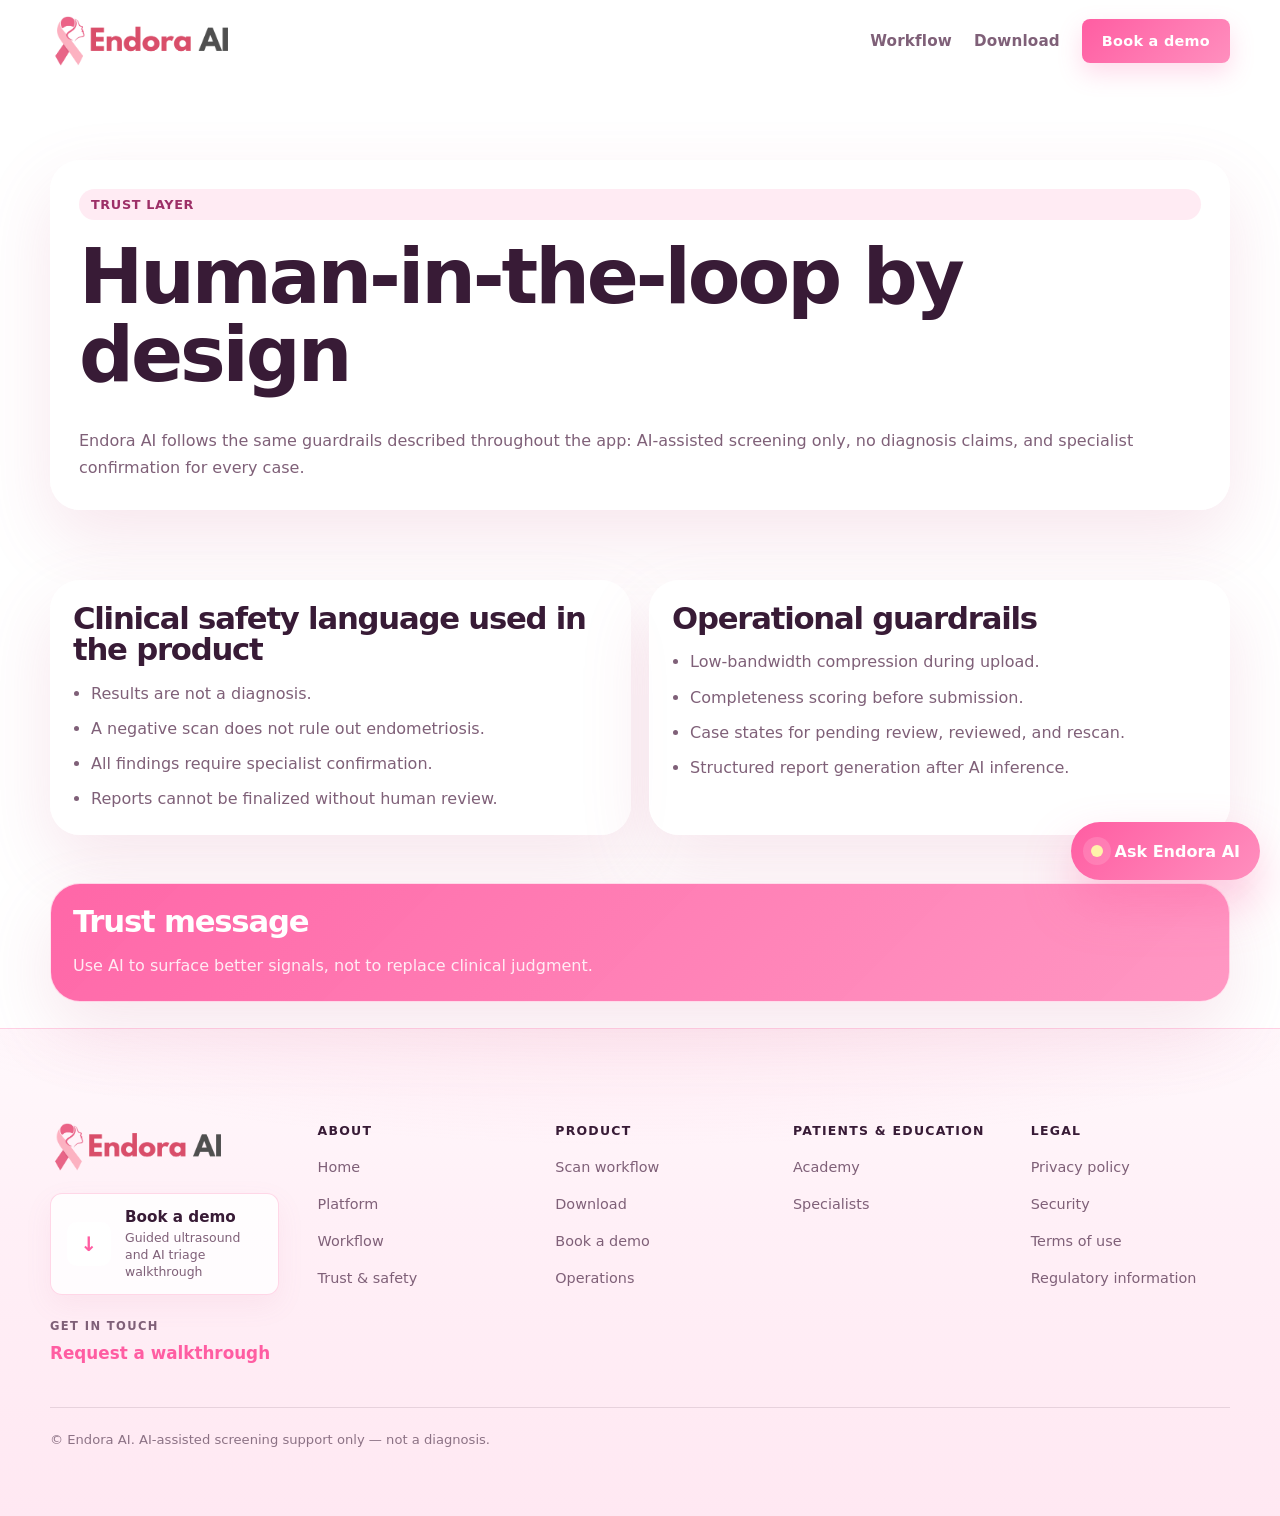
<file: security.html>
<!doctype html>
<html lang="en">
  <head>
    <meta charset="UTF-8" />
    <meta name="viewport" content="width=device-width, initial-scale=1.0" />
    <title>Endora AI Trust</title>
    <link rel="stylesheet" href="./styles.css" />
  </head>
  <body>
    <div class="page-shell">
      <header class="site-header" data-site-header>
        <div class="header-inner">
          <a class="brand" href="./index.html">
            <img class="brand-logo" src="./assets/logo.png" alt="Endora AI" width="200" height="48" />
          </a>
          <button class="nav-toggle" data-nav-toggle aria-expanded="false" aria-label="Toggle navigation">Menu</button>
          <nav class="site-nav" data-site-nav>
            <a href="./publications.html">Workflow</a>
            <a href="./team.html">Download</a>
            <a class="cta nav-cta" href="./product-regulatory-information.html">Book a demo</a>
          </nav>
        </div>
      </header>

      <main>
        <section class="hero page-hero">
          <div class="section">
            <div class="hero-card">
              <div class="stack">
                <div class="eyebrow">Trust layer</div>
                <h1>Human-in-the-loop by design</h1>
                <p>Endora AI follows the same guardrails described throughout the app: AI-assisted screening only, no diagnosis claims, and specialist confirmation for every case.</p>
              </div>
            </div>
          </div>
        </section>

        <section class="section">
          <div class="section-grid two-up">
            <article class="legal-card">
              <h3>Clinical safety language used in the product</h3>
              <ul class="list">
                <li>Results are not a diagnosis.</li>
                <li>A negative scan does not rule out endometriosis.</li>
                <li>All findings require specialist confirmation.</li>
                <li>Reports cannot be finalized without human review.</li>
              </ul>
            </article>
            <article class="legal-card">
              <h3>Operational guardrails</h3>
              <ul class="list">
                <li>Low-bandwidth compression during upload.</li>
                <li>Completeness scoring before submission.</li>
                <li>Case states for pending review, reviewed, and rescan.</li>
                <li>Structured report generation after AI inference.</li>
              </ul>
            </article>
          </div>
        </section>

        <section class="section">
          <article class="quote-card">
            <h3>Trust message</h3>
            <p>Use AI to surface better signals, not to replace clinical judgment.</p>
          </article>
        </section>
      </main>

      <footer class="footer" id="site-footer">
        <div class="footer-shell section">
          <div class="footer-mega">
            <div class="footer-brand-col">
              <a class="footer-brand" href="./index.html">
                <img class="footer-logo" src="./assets/logo.png" alt="Endora AI" width="200" height="52" />
              </a>
              <a class="footer-cta-card" href="./product-regulatory-information.html">
                <span class="footer-cta-card__icon" aria-hidden="true">↓</span>
                <span class="footer-cta-card__copy">
                  <strong>Book a demo</strong>
                  <span>Guided ultrasound and AI triage walkthrough</span>
                </span>
              </a>
              <div class="footer-touch">
                <p class="footer-touch__label">Get in touch</p>
                <a class="footer-touch__accent" href="./product-regulatory-information.html">Request a walkthrough</a>
              </div>
            </div>
            <nav class="footer-nav-col" aria-label="About">
              <h3 class="footer-heading">About</h3>
              <ul class="footer-list">
                <li><a href="./index.html">Home</a></li>
                <li><a href="./team.html">Platform</a></li>
                <li><a href="./publications.html">Workflow</a></li>
                <li><a href="./security.html">Trust &amp; safety</a></li>
              </ul>
            </nav>
            <nav class="footer-nav-col" aria-label="Product">
              <h3 class="footer-heading">Product</h3>
              <ul class="footer-list">
                <li><a href="./publications.html">Scan workflow</a></li>
                <li><a href="./team.html">Download</a></li>
                <li><a href="./product-regulatory-information.html">Book a demo</a></li>
                <li><a href="./patents.html">Operations</a></li>
              </ul>
            </nav>
            <nav class="footer-nav-col" aria-label="Patients and education">
              <h3 class="footer-heading">Patients &amp; education</h3>
              <ul class="footer-list">
                <li><a href="./privacy-policy.html">Academy</a></li>
                <li><a href="./website-terms-of-use.html">Specialists</a></li>
              </ul>
            </nav>
            <nav class="footer-nav-col" aria-label="Legal">
              <h3 class="footer-heading">Legal</h3>
              <ul class="footer-list">
                <li><a href="./privacy-policy.html">Privacy policy</a></li>
                <li><a href="./security.html">Security</a></li>
                <li><a href="./website-terms-of-use.html">Terms of use</a></li>
                <li><a href="./product-regulatory-information.html">Regulatory information</a></li>
              </ul>
            </nav>
          </div>
          <div class="footer-bottom">
            <p class="footer-fine">© Endora AI. AI-assisted screening support only — not a diagnosis.</p>
          </div>
        </div>
      </footer>
    </div>
    <script src="./app.js"></script>
  </body>
</html>
</file>
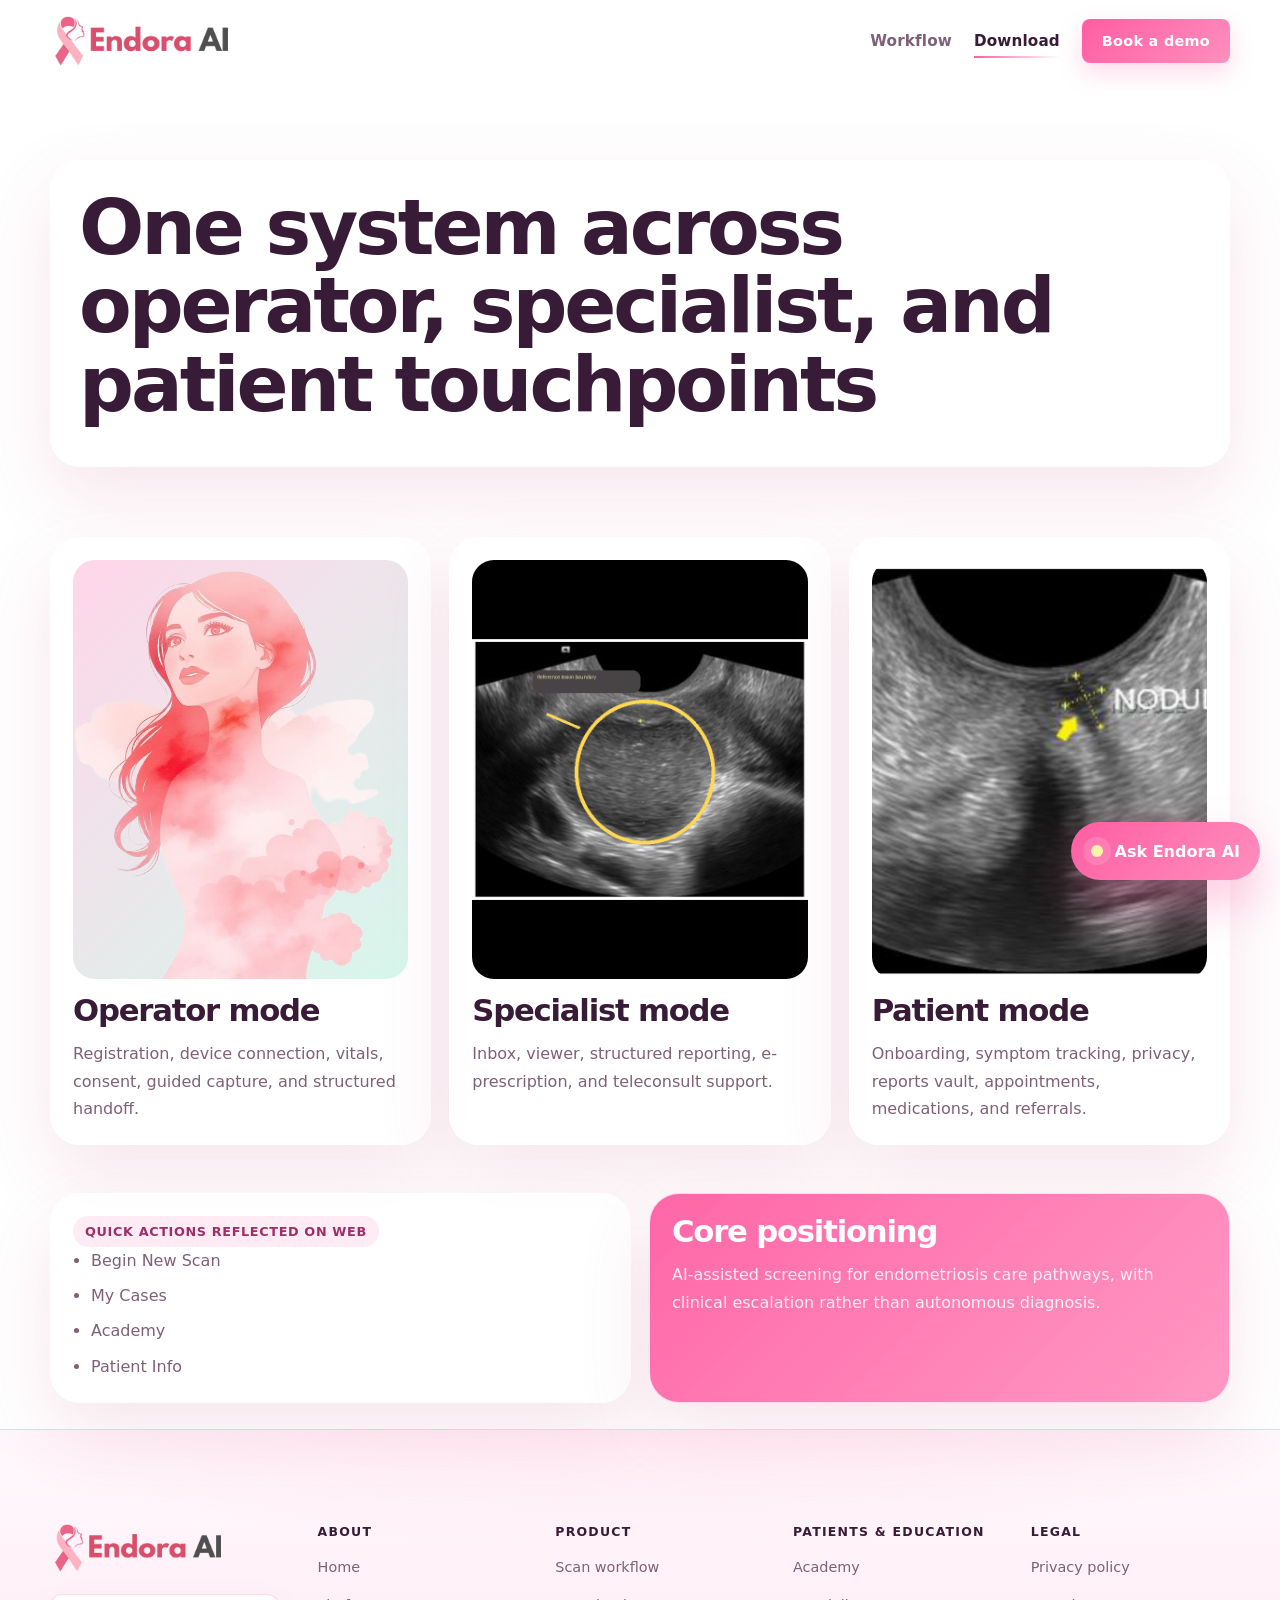
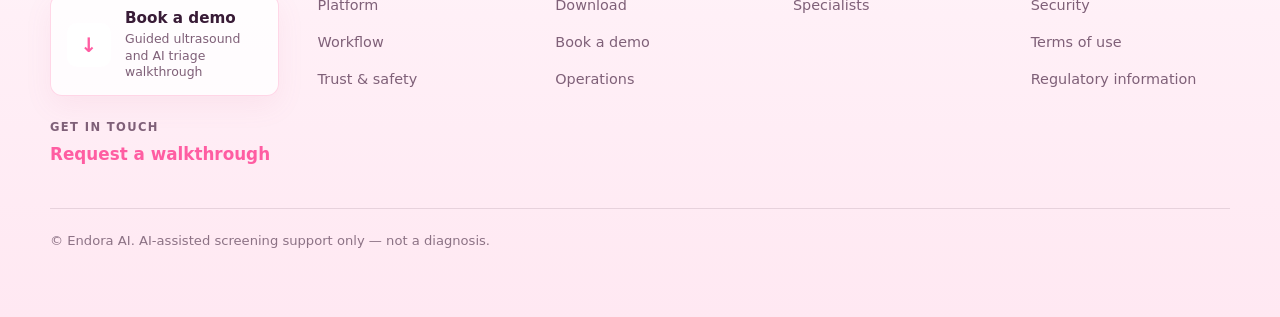
<file: team.html>
<!doctype html>
<html lang="en">
  <head>
    <meta charset="UTF-8" />
    <meta name="viewport" content="width=device-width, initial-scale=1.0" />
    <title>Endora AI Platform</title>
    <link rel="stylesheet" href="./styles.css" />
  </head>
  <body>
    <div class="page-shell">
      <header class="site-header" data-site-header>
        <div class="header-inner">
          <a class="brand" href="./index.html">
            <img class="brand-logo" src="./assets/logo.png" alt="Endora AI" width="200" height="48" />
          </a>
          <button class="nav-toggle" data-nav-toggle aria-expanded="false" aria-label="Toggle navigation">Menu</button>
          <nav class="site-nav" data-site-nav>
            <a href="./publications.html">Workflow</a>
            <a href="./team.html" aria-current="page">Download</a>
            <a class="cta nav-cta" href="./product-regulatory-information.html">Book a demo</a>
          </nav>
        </div>
      </header>

      <main>
        <section class="hero page-hero">
          <div class="section">
            <div class="hero-card">
              <div class="stack">
                <h1>One system across operator, specialist, and patient touchpoints</h1
              </div>
            </div>
          </div>
        </section>

        <section class="section">
          <div class="person-grid">
            <article class="person-card">
              <div class="avatar-slot"><img src="./assets/hero-illustration.png" alt="Operator workflow illustration" /></div>
              <h3>Operator mode</h3>
              <p>Registration, device connection, vitals, consent, guided capture, and structured handoff.</p>
            </article>
            <article class="person-card">
              <div class="avatar-slot"><img src="./assets/ultrasound-reference-pelvic.png" alt="Specialist review imagery" /></div>
              <h3>Specialist mode</h3>
              <p>Inbox, viewer, structured reporting, e-prescription, and teleconsult support.</p>
            </article>
            <article class="person-card">
              <div class="avatar-slot"><img src="./assets/rectovaginal-reference.jpg" alt="Patient education imagery" /></div>
              <h3>Patient mode</h3>
              <p>Onboarding, symptom tracking, privacy, reports vault, appointments, medications, and referrals.</p>
            </article>
          </div>
        </section>

        <section class="section">
          <div class="section-grid two-up">
            <article class="content-card">
              <div class="badge">Quick actions reflected on web</div>
              <ul class="list">
                <li>Begin New Scan</li>
                <li>My Cases</li>
                <li>Academy</li>
                <li>Patient Info</li>
              </ul>
            </article>
            <article class="quote-card">
              <h3>Core positioning</h3>
              <p>AI-assisted screening for endometriosis care pathways, with clinical escalation rather than autonomous diagnosis.</p>
            </article>
          </div>
        </section>
      </main>

      <footer class="footer" id="site-footer">
        <div class="footer-shell section">
          <div class="footer-mega">
            <div class="footer-brand-col">
              <a class="footer-brand" href="./index.html">
                <img class="footer-logo" src="./assets/logo.png" alt="Endora AI" width="200" height="52" />
              </a>
              <a class="footer-cta-card" href="./product-regulatory-information.html">
                <span class="footer-cta-card__icon" aria-hidden="true">↓</span>
                <span class="footer-cta-card__copy">
                  <strong>Book a demo</strong>
                  <span>Guided ultrasound and AI triage walkthrough</span>
                </span>
              </a>
              <div class="footer-touch">
                <p class="footer-touch__label">Get in touch</p>
                <a class="footer-touch__accent" href="./product-regulatory-information.html">Request a walkthrough</a>
              </div>
            </div>
            <nav class="footer-nav-col" aria-label="About">
              <h3 class="footer-heading">About</h3>
              <ul class="footer-list">
                <li><a href="./index.html">Home</a></li>
                <li><a href="./team.html">Platform</a></li>
                <li><a href="./publications.html">Workflow</a></li>
                <li><a href="./security.html">Trust &amp; safety</a></li>
              </ul>
            </nav>
            <nav class="footer-nav-col" aria-label="Product">
              <h3 class="footer-heading">Product</h3>
              <ul class="footer-list">
                <li><a href="./publications.html">Scan workflow</a></li>
                <li><a href="./team.html">Download</a></li>
                <li><a href="./product-regulatory-information.html">Book a demo</a></li>
                <li><a href="./patents.html">Operations</a></li>
              </ul>
            </nav>
            <nav class="footer-nav-col" aria-label="Patients and education">
              <h3 class="footer-heading">Patients &amp; education</h3>
              <ul class="footer-list">
                <li><a href="./privacy-policy.html">Academy</a></li>
                <li><a href="./website-terms-of-use.html">Specialists</a></li>
              </ul>
            </nav>
            <nav class="footer-nav-col" aria-label="Legal">
              <h3 class="footer-heading">Legal</h3>
              <ul class="footer-list">
                <li><a href="./privacy-policy.html">Privacy policy</a></li>
                <li><a href="./security.html">Security</a></li>
                <li><a href="./website-terms-of-use.html">Terms of use</a></li>
                <li><a href="./product-regulatory-information.html">Regulatory information</a></li>
              </ul>
            </nav>
          </div>
          <div class="footer-bottom">
            <p class="footer-fine">© Endora AI. AI-assisted screening support only — not a diagnosis.</p>
          </div>
        </div>
      </footer>
    </div>
    <script src="./app.js"></script>
  </body>
</html>
</file>
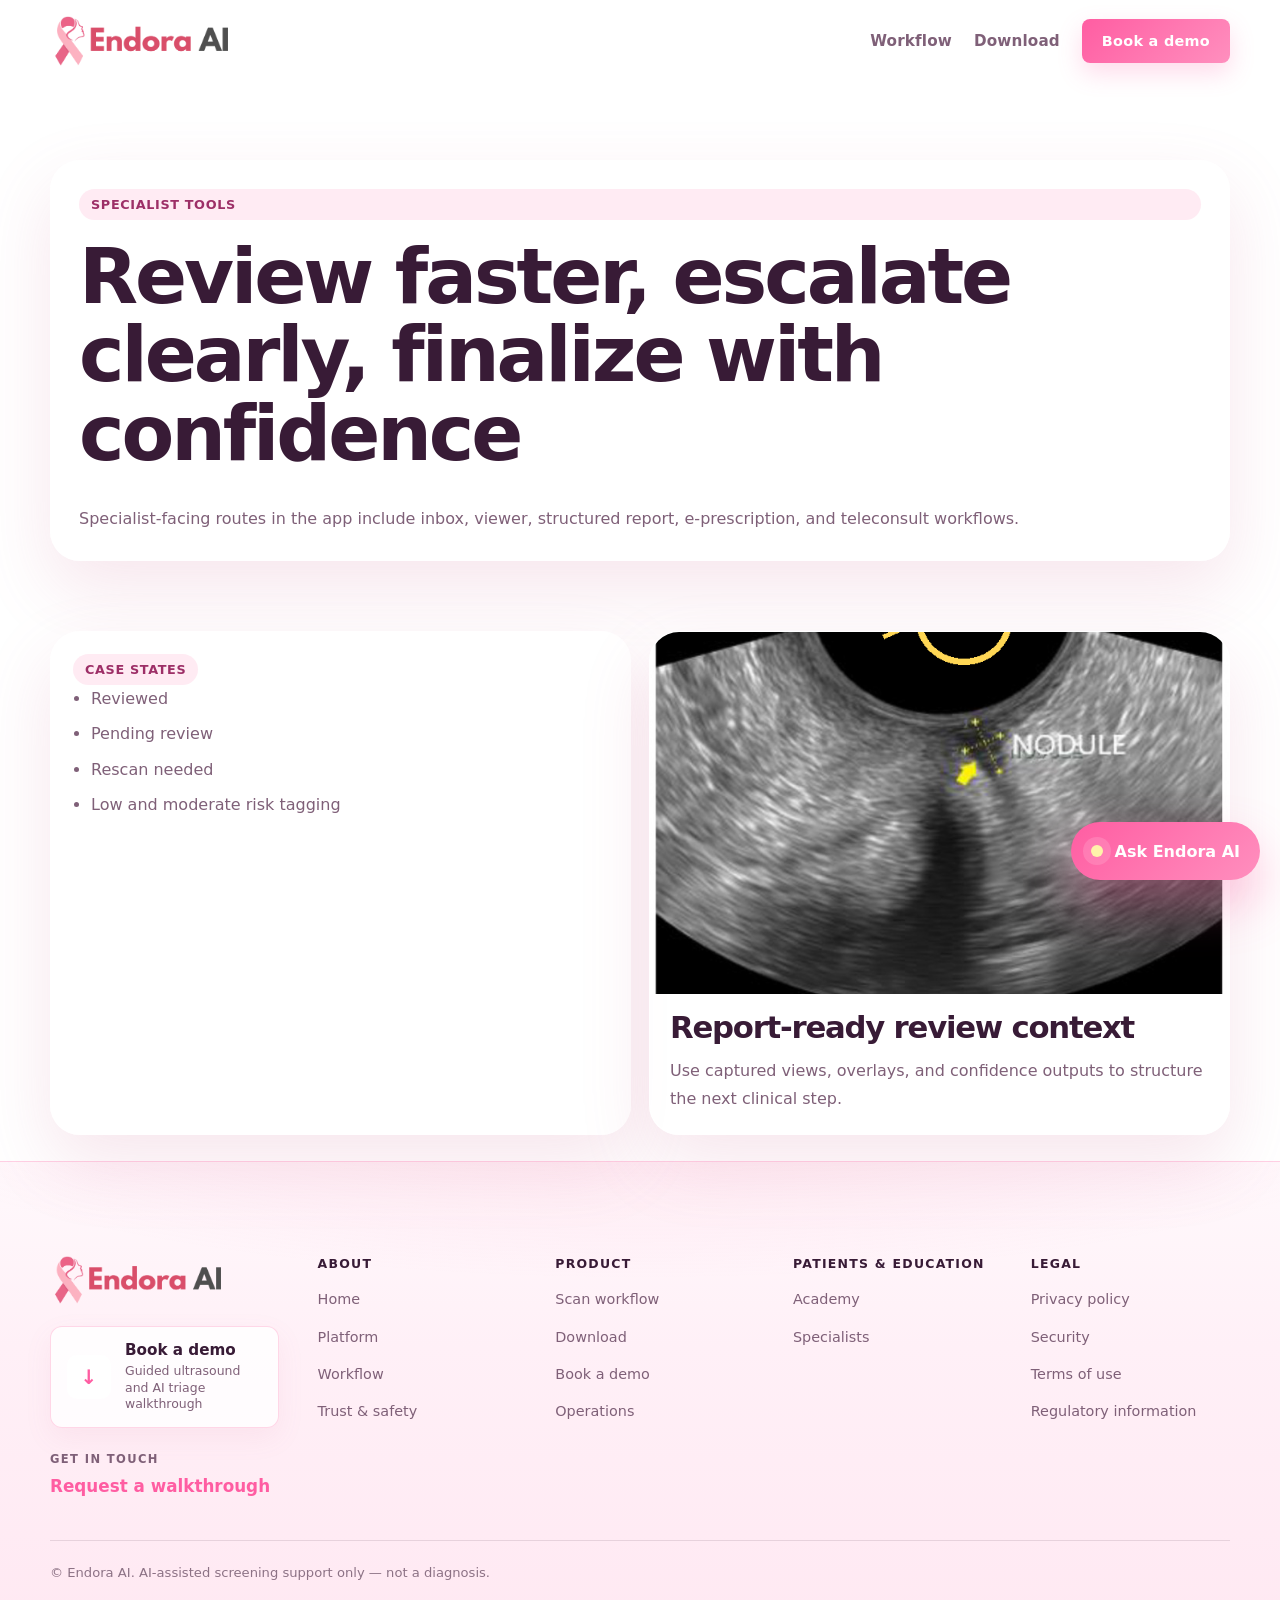
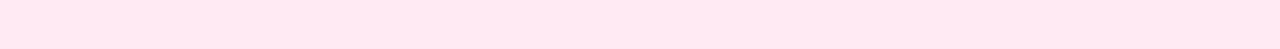
<file: website-terms-of-use.html>
<!doctype html>
<html lang="en">
  <head>
    <meta charset="UTF-8" />
    <meta name="viewport" content="width=device-width, initial-scale=1.0" />
    <title>Endora AI Specialist Review</title>
    <link rel="stylesheet" href="./styles.css" />
  </head>
  <body>
    <div class="page-shell">
      <header class="site-header" data-site-header>
        <div class="header-inner">
          <a class="brand" href="./index.html">
            <img class="brand-logo" src="./assets/logo.png" alt="Endora AI" width="200" height="48" />
          </a>
          <button class="nav-toggle" data-nav-toggle aria-expanded="false" aria-label="Toggle navigation">Menu</button>
          <nav class="site-nav" data-site-nav>
            <a href="./publications.html">Workflow</a>
            <a href="./team.html">Download</a>
            <a class="cta nav-cta" href="./product-regulatory-information.html">Book a demo</a>
          </nav>
        </div>
      </header>

      <main>
        <section class="hero page-hero">
          <div class="section">
            <div class="hero-card">
              <div class="stack">
                <div class="eyebrow">Specialist tools</div>
                <h1>Review faster, escalate clearly, finalize with confidence</h1>
                <p>Specialist-facing routes in the app include inbox, viewer, structured report, e-prescription, and teleconsult workflows.</p>
              </div>
            </div>
          </div>
        </section>

        <section class="section">
          <div class="section-grid two-up">
            <article class="content-card">
              <div class="badge">Case states</div>
              <ul class="list">
                <li>Reviewed</li>
                <li>Pending review</li>
                <li>Rescan needed</li>
                <li>Low and moderate risk tagging</li>
              </ul>
            </article>
            <article class="media-card">
              <img src="./assets/ultrasound-reference-abdominal.png" alt="Reference ultrasound view" />
              <div class="media-copy">
                <h3>Report-ready review context</h3>
                <p>Use captured views, overlays, and confidence outputs to structure the next clinical step.</p>
              </div>
            </article>
          </div>
        </section>
      </main>

      <footer class="footer" id="site-footer">
        <div class="footer-shell section">
          <div class="footer-mega">
            <div class="footer-brand-col">
              <a class="footer-brand" href="./index.html">
                <img class="footer-logo" src="./assets/logo.png" alt="Endora AI" width="200" height="52" />
              </a>
              <a class="footer-cta-card" href="./product-regulatory-information.html">
                <span class="footer-cta-card__icon" aria-hidden="true">↓</span>
                <span class="footer-cta-card__copy">
                  <strong>Book a demo</strong>
                  <span>Guided ultrasound and AI triage walkthrough</span>
                </span>
              </a>
              <div class="footer-touch">
                <p class="footer-touch__label">Get in touch</p>
                <a class="footer-touch__accent" href="./product-regulatory-information.html">Request a walkthrough</a>
              </div>
            </div>
            <nav class="footer-nav-col" aria-label="About">
              <h3 class="footer-heading">About</h3>
              <ul class="footer-list">
                <li><a href="./index.html">Home</a></li>
                <li><a href="./team.html">Platform</a></li>
                <li><a href="./publications.html">Workflow</a></li>
                <li><a href="./security.html">Trust &amp; safety</a></li>
              </ul>
            </nav>
            <nav class="footer-nav-col" aria-label="Product">
              <h3 class="footer-heading">Product</h3>
              <ul class="footer-list">
                <li><a href="./publications.html">Scan workflow</a></li>
                <li><a href="./team.html">Download</a></li>
                <li><a href="./product-regulatory-information.html">Book a demo</a></li>
                <li><a href="./patents.html">Operations</a></li>
              </ul>
            </nav>
            <nav class="footer-nav-col" aria-label="Patients and education">
              <h3 class="footer-heading">Patients &amp; education</h3>
              <ul class="footer-list">
                <li><a href="./privacy-policy.html">Academy</a></li>
                <li><a href="./website-terms-of-use.html">Specialists</a></li>
              </ul>
            </nav>
            <nav class="footer-nav-col" aria-label="Legal">
              <h3 class="footer-heading">Legal</h3>
              <ul class="footer-list">
                <li><a href="./privacy-policy.html">Privacy policy</a></li>
                <li><a href="./security.html">Security</a></li>
                <li><a href="./website-terms-of-use.html">Terms of use</a></li>
                <li><a href="./product-regulatory-information.html">Regulatory information</a></li>
              </ul>
            </nav>
          </div>
          <div class="footer-bottom">
            <p class="footer-fine">© Endora AI. AI-assisted screening support only — not a diagnosis.</p>
          </div>
        </div>
      </footer>
    </div>
    <script src="./app.js"></script>
  </body>
</html>
</file>
<file: styles.css>
:root {
  --font-sans: "Segoe UI", system-ui, -apple-system, "Helvetica Neue", sans-serif;
  --bg: #ffffff;
  --bg-alt: #ffe5f1;
  --surface: rgba(255, 255, 255, 0.82);
  --surface-strong: #ffffff;
  --ink: #381b36;
  --muted: #7f6078;
  --pink: #ff8fbe;
  --pink-strong: #ff5da2;
  --pink-soft: #ffd6e9;
  --rose: #ffb3d1;
  --peach: #ffd8c9;
  --mint: #d6f7ec;
  --line: rgba(56, 27, 54, 0.12);
  --shadow: 0 28px 70px rgba(203, 98, 145, 0.16);
  --radius: 30px;
}

* {
  box-sizing: border-box;
}

html {
  scroll-behavior: smooth;
}

body {
  margin: 0;
  color: var(--ink);
  font-family: var(--font-sans);
  background: #ffffff;
  opacity: 0;
  animation: page-fade 0.7s ease forwards;
}

a {
  color: inherit;
  text-decoration: none;
}

img,
video {
  display: block;
  max-width: 100%;
}

.page-shell {
  position: relative;
  display: flex;
  flex-direction: column;
  min-height: 100vh;
  overflow: hidden;
}

/* Offset for fixed .site-header so content starts below the bar */
main {
  flex: 1 0 auto;
  padding-top: 92px;
}

.shape {
  position: absolute;
  z-index: 0;
  pointer-events: none;
  opacity: 0.7;
  transition: transform 0.15s linear;
  will-change: transform;
}

.shape.one {
  top: 120px;
  left: -70px;
  width: 200px;
  height: 200px;
  border-radius: 38% 62% 70% 30% / 40% 43% 57% 60%;
  background: linear-gradient(135deg, var(--pink-soft), var(--peach));
}

.shape.two {
  top: 540px;
  right: -50px;
  width: 180px;
  height: 180px;
  border-radius: 28px;
  background: repeating-linear-gradient(
    -45deg,
    rgba(255, 93, 162, 0.2),
    rgba(255, 93, 162, 0.2) 10px,
    rgba(214, 247, 236, 0.35) 10px,
    rgba(214, 247, 236, 0.35) 20px
  );
  transform: rotate(18deg);
}

.shape.three {
  bottom: 180px;
  left: 4%;
  width: 90px;
  height: 90px;
  background: var(--mint);
  clip-path: polygon(50% 0%, 100% 50%, 50% 100%, 0% 50%);
}

@keyframes site-header-snap {
  from {
    padding-top: 22px;
    padding-bottom: 22px;
  }

  to {
    padding-top: 12px;
    padding-bottom: 12px;
  }
}

.site-header {
  position: fixed;
  top: 0;
  right: 0;
  left: 0;
  z-index: 100;
  background: transparent;
  border-bottom: 1px solid transparent;
  box-shadow: none;
  -webkit-backdrop-filter: none;
  backdrop-filter: none;
  transition:
    background 0.4s ease,
    border-color 0.4s ease,
    box-shadow 0.4s ease,
    -webkit-backdrop-filter 0.4s ease,
    backdrop-filter 0.4s ease;
}

.site-header.is-scrolled {
  background: rgba(255, 255, 255, 0.9);
  border-bottom: 1px solid rgba(56, 27, 54, 0.1);
  box-shadow: 0 10px 40px rgba(48, 24, 46, 0.08);
  -webkit-backdrop-filter: blur(10px);
  backdrop-filter: blur(10px);
}

/* Home hero: light nav labels over dark scrim until bar turns solid */
.page-home .site-header:not(.is-scrolled) .site-nav a:not(.cta) {
  color: rgba(255, 255, 255, 0.92);
}

.page-home .site-header:not(.is-scrolled) .site-nav a:not(.cta):hover,
.page-home .site-header:not(.is-scrolled) .site-nav a:not(.cta)[aria-current="page"] {
  color: #fff;
}

.page-home .site-header:not(.is-scrolled) .nav-toggle {
  color: #fff;
}

.header-inner,
.section,
.footer-shell {
  position: relative;
  z-index: 1;
  width: min(1180px, calc(100vw - 32px));
  margin: 0 auto;
}

.header-inner {
  display: flex;
  align-items: center;
  justify-content: space-between;
  gap: 18px;
  padding: 16px 0;
}

.site-header.is-scrolled .header-inner {
  animation: site-header-snap 0.45s ease forwards;
}

.brand {
  display: inline-flex;
  align-items: center;
  gap: 12px;
  flex-shrink: 0;
}

.brand img,
.brand-logo {
  display: block;
  height: 50px;
  width: auto;
  max-width: min(300px, 62vw);
  object-fit: contain;
  object-position: left center;
  padding: 0;
  border: 0;
  border-radius: 0;
  background: none;
  box-shadow: none;
  transition: transform 0.28s ease, opacity 0.28s ease;
}

.brand:hover img,
.brand:hover .brand-logo {
  transform: scale(1.02);
}

.brand-copy {
  display: grid;
  gap: 2px;
}

.brand-copy strong {
  font-size: 1rem;
  line-height: 1;
  letter-spacing: 0.04em;
  text-transform: uppercase;
}

.brand-copy span {
  color: var(--muted);
  font-size: 0.8rem;
}

.nav-toggle {
  display: none;
  border: 0;
  background: transparent;
  color: var(--ink);
  font: inherit;
}

.site-nav {
  display: flex;
  align-items: center;
  gap: 22px;
  font-size: 0.95rem;
  font-weight: 600;
  letter-spacing: 0.01em;
}

.site-nav a:not(.cta) {
  color: var(--muted);
}

.site-nav .cta,
.site-nav .nav-cta {
  min-height: 44px;
  padding: 0 20px;
  border-radius: 8px;
  font-size: 0.9rem;
  letter-spacing: 0.02em;
  text-transform: none;
  box-shadow: 0 10px 24px rgba(255, 93, 162, 0.22);
}

.site-nav a:not(.cta):hover,
.site-nav a:not(.cta)[aria-current="page"] {
  color: var(--ink);
}

.site-nav a {
  position: relative;
  transition: color 0.24s ease, transform 0.24s ease;
}

.site-nav a:not(.cta)::after {
  content: "";
  position: absolute;
  left: 0;
  bottom: -8px;
  width: 100%;
  height: 2px;
  transform: scaleX(0);
  transform-origin: left;
  background: linear-gradient(90deg, var(--pink-strong), transparent);
  transition: transform 0.24s ease;
}

.site-nav a:not(.cta):hover::after,
.site-nav a:not(.cta)[aria-current="page"]::after {
  transform: scaleX(1);
}

.cta {
  display: inline-flex;
  align-items: center;
  justify-content: center;
  min-height: 48px;
  padding: 0 22px;
  border: 0;
  border-radius: 999px;
  background: linear-gradient(135deg, var(--pink-strong), var(--pink));
  color: #fff;
  font-weight: 700;
  box-shadow: 0 18px 34px rgba(255, 93, 162, 0.26);
  transition: transform 0.28s ease, box-shadow 0.28s ease, filter 0.28s ease;
}

.cta.secondary {
  background: rgba(255, 255, 255, 0.58);
  color: var(--ink);
  border: 1px solid var(--line);
  box-shadow: none;
}

.cta:hover {
  transform: translateY(-3px);
  box-shadow: 0 22px 42px rgba(255, 93, 162, 0.3);
  filter: saturate(1.04);
}

.hero,
.page-hero {
  padding: 46px 0 22px;
}

/* Full-viewport marketing hero (home) */
.hero.hero--fullbleed {
  position: relative;
  margin-top: -92px;
  padding: 0;
  min-height: 100vh;
  overflow: hidden;
}

.hero--fullbleed .hero-backdrop {
  position: absolute;
  inset: 0;
  z-index: 0;
}

.hero--fullbleed .hero-bg-layer {
  position: absolute;
  inset: 0;
  background-image: url("./assets/hero-bg.png");
  background-size: cover;
  background-position: center;
  background-repeat: no-repeat;
}

.hero--fullbleed .hero-scrim {
  position: absolute;
  inset: 0;
  background:
    radial-gradient(ellipse 140% 70% at 50% 0%, rgba(12, 22, 36, 0.55), transparent 52%),
    linear-gradient(
      105deg,
      rgba(12, 22, 36, 0.88) 0%,
      rgba(12, 22, 36, 0.62) 42%,
      rgba(12, 22, 36, 0.22) 100%
    ),
    linear-gradient(180deg, rgba(12, 22, 36, 0.4) 0%, transparent 44%);
}

.hero--fullbleed .hero-body {
  position: relative;
  z-index: 1;
  display: flex;
  flex-direction: column;
  justify-content: center;
  min-height: 100vh;
  padding-top: 92px;
  padding-bottom: clamp(32px, 6vh, 64px);
}

.hero--fullbleed .hero-content {
  display: flex;
  flex-direction: column;
  align-items: flex-start;
  gap: clamp(18px, 3vh, 28px);
  max-width: min(680px, 100%);
}

.hero--fullbleed h1 {
  margin: 0;
  font-size: clamp(3.5rem, 6vw, 4.5rem);
  font-weight: 700;
  line-height: 1.08;
  letter-spacing: -0.035em;
  color: #fff;
}

.hero--fullbleed .hero-sub {
  margin: 0;
  max-width: 52ch;
  font-size: clamp(1.02rem, 2vw, 1.2rem);
  font-weight: 400;
  line-height: 1.65;
  color: rgba(255, 255, 255, 0.94);
}

@media (max-width: 720px) {
  .hero--fullbleed .hero-bg-layer {
    background-position: 62% center;
  }

  .hero--fullbleed .hero-content {
    max-width: 100%;
  }
}

.did-you-know-band {
  background: #fff;
  padding: clamp(48px, 8vw, 92px) 0;
}

.did-you-know__inner {
  position: relative;
  z-index: 1;
}

.did-you-know__title {
  margin: 0 0 clamp(32px, 5vw, 52px);
  font-size: clamp(1.85rem, 3.8vw, 2.55rem);
  font-weight: 700;
  line-height: 1.2;
  text-align: center;
  color: var(--ink);
}

.did-you-know__grid {
  display: grid;
  grid-template-columns: repeat(3, minmax(0, 1fr));
  gap: clamp(22px, 4vw, 48px);
  align-items: start;
}

.did-you-know__item {
  text-align: center;
}

.did-you-know__value {
  margin: 0 0 14px;
  font-size: clamp(2.15rem, 4.2vw, 3.35rem);
  font-weight: 700;
  line-height: 1.2;
  letter-spacing: -0.02em;
  color: var(--pink-strong);
}

.did-you-know__prefix,
.did-you-know__dash,
.did-you-know__suffix,
.did-you-know__num {
  color: var(--pink-strong);
}

.did-you-know__label {
  margin: 0 auto;
  max-width: 28ch;
  font-size: clamp(0.92rem, 1.35vw, 1.05rem);
  font-weight: 400;
  line-height: 1.55;
  color: var(--ink);
}

/* “4–12 Years”: fade + rise when section is visible */
.did-you-know__value--reveal-up {
  opacity: 0;
  transform: translateY(22px);
  transition:
    opacity 0.78s cubic-bezier(0.22, 1, 0.36, 1),
    transform 0.78s cubic-bezier(0.22, 1, 0.36, 1);
}

/* “1 in 10 Women”: single line, fade + slide in from the left */
.did-you-know__item--inline-stat .did-you-know__value {
  display: flex;
  flex-wrap: nowrap;
  justify-content: center;
  align-items: baseline;
  white-space: nowrap;
  max-width: 100%;
  font-size: clamp(1.55rem, 3.4vw, 3.35rem);
}

.did-you-know__item--inline-stat .did-you-know__prefix + .did-you-know__num {
  margin-left: 0.35em;
}

.did-you-know__item--inline-stat .did-you-know__num + .did-you-know__suffix {
  margin-left: 0.35em;
}

.did-you-know__value--reveal-slide {
  opacity: 0;
  transform: translateX(-22px);
  transition:
    opacity 0.72s cubic-bezier(0.22, 1, 0.36, 1),
    transform 0.72s cubic-bezier(0.22, 1, 0.36, 1);
}

.did-you-know-band.did-you-know--visible .did-you-know__value--reveal-up {
  opacity: 1;
  transform: translateY(0);
  transition-delay: 0.2s;
}

.did-you-know-band.did-you-know--visible .did-you-know__value--reveal-slide {
  opacity: 1;
  transform: translateX(0);
  transition-delay: 0.38s;
}

@media (prefers-reduced-motion: reduce) {
  .did-you-know__value--reveal-up,
  .did-you-know__value--reveal-slide {
    opacity: 1;
    transform: none;
    transition: none;
  }
}

@media (max-width: 820px) {
  .did-you-know__grid {
    grid-template-columns: 1fr;
    gap: 36px;
  }
}

.symptom-spotlight {
  padding-top: clamp(28px, 5vw, 56px);
  padding-bottom: clamp(8px, 1.8vw, 16px);
}

.symptom-spotlight__inner {
  display: grid;
  gap: clamp(18px, 3.6vw, 34px);
  justify-items: center;
  text-align: center;
}

.symptom-spotlight__title {
  margin: 0;
  max-width: 72ch;
  font-size: clamp(1.85rem, 3.8vw, 2.55rem);
  line-height: 1.2;
  color: var(--ink);
}

.symptom-spotlight__image {
  width: min(100%, 1235px);
  height: clamp(220px, 36vw, 440px);
  display: block;
  margin: 0 auto;
  object-fit: cover;
  object-position: top center;
}

.introducing-section {
  padding-top: 0;
  padding-bottom: clamp(12px, 2.4vw, 24px);
}

.introducing-section__inner {
  display: grid;
  justify-items: center;
  gap: clamp(10px, 2vw, 22px);
  width: 100%;
}

.introducing-section__title {
  margin: 0;
  display: inline-flex;
  align-items: center;
  justify-content: center;
  flex-wrap: nowrap;
  white-space: nowrap;
  gap: clamp(10px, 1.8vw, 20px);
  width: 100%;
  text-align: center;
}

.introducing-section__title img {
  display: block;
  height: clamp(46px, 4.2vw, 70px);
  width: auto;
  object-fit: contain;
}

.introducing-section__subtitle {
  margin: 0;
  max-width: 64ch;
  text-align: center;
  color: var(--ink);
  font-size: clamp(1rem, 1.45vw, 1.2rem);
  line-height: 1.55;
}

.introducing-section__image {
  width: min(100%, 998px);
  height: auto;
  display: block;
  margin: 0 auto;
}

.hero-card,
.content-card,
.media-card,
.stat-card,
.feature-card,
.person-card,
.legal-card,
.quote-card {
  background: var(--surface);
  border: 1px solid rgba(255, 255, 255, 0.72);
  border-radius: var(--radius);
  box-shadow: var(--shadow);
  transition: transform 0.32s ease, box-shadow 0.32s ease, border-color 0.32s ease, background 0.32s ease;
}

.hero-card {
  display: grid;
  grid-template-columns: 1.08fr 0.92fr;
  gap: 22px;
  padding: 28px;
}

.page-hero .hero-card {
  grid-template-columns: 1fr;
}

.eyebrow,
.badge {
  display: inline-flex;
  align-items: center;
  gap: 10px;
  padding: 8px 12px;
  border-radius: 999px;
  background: rgba(255, 143, 190, 0.18);
  color: #9d2f67;
  font-size: 0.8rem;
  font-weight: 800;
  letter-spacing: 0.05em;
  text-transform: uppercase;
}

h1,
h2,
h3,
h4 {
  margin: 0 0 14px;
  font-family: var(--font-sans);
  line-height: 1.02;
  letter-spacing: -0.04em;
}

h1 {
  font-size: clamp(3rem, 6vw, 5.2rem);
}

h2 {
  font-size: clamp(2rem, 4vw, 3.4rem);
}

h3 {
  font-size: clamp(1.35rem, 2.4vw, 2rem);
}

p,
li,
.fine-print,
.meta {
  margin: 0;
  color: var(--muted);
  font-size: 1rem;
  line-height: 1.7;
}

code {
  padding: 2px 7px;
  border-radius: 999px;
  background: rgba(255, 143, 190, 0.16);
}

.hero-copy {
  display: grid;
  gap: 18px;
  align-content: start;
}

.hero-media {
  position: relative;
  min-height: 420px;
  overflow: hidden;
  border-radius: 26px;
  background: linear-gradient(180deg, rgba(56, 27, 54, 0.2), rgba(56, 27, 54, 0.38));
  isolation: isolate;
}

.hero-media video {
  position: absolute;
  inset: 0;
  width: 100%;
  height: 100%;
  object-fit: cover;
  transform: scale(1.06);
  transition: transform 0.8s ease;
}

.hero-overlay {
  position: absolute;
  inset: 0;
  background:
    radial-gradient(circle at 25% 20%, rgba(255, 214, 233, 0.5), transparent 20%),
    linear-gradient(180deg, rgba(56, 27, 54, 0.04), rgba(56, 27, 54, 0.42));
}

.hero-float {
  position: absolute;
  right: 18px;
  bottom: 18px;
  width: min(260px, 72%);
  padding: 16px;
  border-radius: 24px;
  background: rgba(255, 255, 255, 0.9);
  box-shadow: 0 18px 34px rgba(56, 27, 54, 0.12);
  animation: float-card 5.5s ease-in-out infinite;
}

.hero-float strong {
  display: block;
  margin-bottom: 8px;
}

.button-row {
  display: flex;
  flex-wrap: wrap;
  gap: 14px;
}

.section {
  padding: 22px 0 26px;
}

.section-header {
  display: flex;
  align-items: end;
  justify-content: space-between;
  gap: 20px;
  margin-bottom: 22px;
}

.section-header--center {
  justify-content: center;
}

.section-header--center > div {
  text-align: center;
  width: 100%;
}

.section-header--center h2 {
  text-align: center;
}

.section-grid {
  display: grid;
  gap: 18px;
}

.three-up {
  grid-template-columns: repeat(3, minmax(0, 1fr));
}

.two-up {
  grid-template-columns: repeat(2, minmax(0, 1fr));
}

.stack {
  display: grid;
  gap: 18px;
}

.feature-card,
.content-card,
.stat-card,
.person-card,
.legal-card,
.quote-card {
  padding: 22px;
}

.feature-card:hover,
.content-card:hover,
.stat-card:hover,
.person-card:hover,
.legal-card:hover,
.media-card:hover {
  transform: translateY(-6px);
  box-shadow: 0 30px 70px rgba(203, 98, 145, 0.22);
  border-color: rgba(255, 143, 190, 0.28);
}

.media-card {
  overflow: hidden;
}

.media-card img,
.media-card video {
  width: 100%;
  aspect-ratio: 16 / 10;
  object-fit: cover;
  transition: transform 0.7s ease, filter 0.5s ease;
}

.media-card:hover img,
.media-card:hover video {
  transform: scale(1.05);
  filter: saturate(1.06);
}

.media-copy {
  padding: 18px 20px 22px;
}

.stats {
  display: grid;
  grid-template-columns: repeat(4, minmax(0, 1fr));
  gap: 18px;
}

.stat-value {
  font-size: clamp(2rem, 4vw, 3.5rem);
  color: var(--ink);
}

.list {
  margin: 0;
  padding-left: 18px;
}

.list li + li {
  margin-top: 8px;
}

.mini-grid {
  display: grid;
  grid-template-columns: repeat(2, minmax(0, 1fr));
  gap: 18px;
}

.pill-row {
  display: flex;
  flex-wrap: wrap;
  gap: 10px;
}

.pill {
  padding: 8px 12px;
  border-radius: 999px;
  background: rgba(255, 255, 255, 0.7);
  border: 1px solid var(--line);
  color: var(--ink);
  font-size: 0.86rem;
  font-weight: 700;
  transition: transform 0.24s ease, background 0.24s ease, border-color 0.24s ease;
}

.pill:hover {
  transform: translateY(-2px);
  background: rgba(255, 255, 255, 0.95);
  border-color: rgba(255, 143, 190, 0.32);
}

.person-grid {
  display: grid;
  grid-template-columns: repeat(3, minmax(0, 1fr));
  gap: 18px;
}

.avatar-slot,
.avatar-slot img {
  width: 100%;
  aspect-ratio: 4 / 5;
  object-fit: cover;
}

.avatar-slot {
  overflow: hidden;
  border-radius: 22px;
  margin-bottom: 16px;
  background: linear-gradient(135deg, var(--pink-soft), var(--mint));
}

.person-card:hover .avatar-slot img,
.media-card:hover img {
  transform: scale(1.05);
}

.quote-card {
  background:
    linear-gradient(135deg, rgba(255, 93, 162, 0.94), rgba(255, 143, 190, 0.92)),
    repeating-linear-gradient(
      -45deg,
      rgba(255, 255, 255, 0.1),
      rgba(255, 255, 255, 0.1) 10px,
      transparent 10px,
      transparent 20px
    );
  color: white;
}

.quote-card p,
.quote-card .fine-print,
.quote-card li {
  color: rgba(255, 255, 255, 0.86);
}

.split-callout {
  display: grid;
  grid-template-columns: 1fr 1fr;
  gap: clamp(18px, 2.5vw, 28px);
  align-items: start;
}

.optimize-copy {
  min-width: 0;
}

.optimize-copy__title {
  margin: 0 0 1.1rem;
  font-size: clamp(1.35rem, 2.2vw, 1.9rem);
  color: var(--ink);
  letter-spacing: -0.03em;
  line-height: 1.18;
}

.optimize-copy__list {
  margin: 0;
  padding: 0;
  list-style: none;
  display: grid;
  gap: 1.15rem;
}

.optimize-copy__list li {
  margin: 0;
  padding-left: 1.2rem;
  position: relative;
  font-size: clamp(0.98rem, 1.5vw, 1.08rem);
  line-height: 1.62;
  font-weight: 500;
  color: var(--ink);
}

.optimize-copy__list li::before {
  content: "";
  position: absolute;
  left: 0;
  top: 0.58em;
  width: 6px;
  height: 6px;
  border-radius: 50%;
  background: var(--ink);
}

.optimize-copy__list strong {
  font-weight: 700;
  color: var(--ink);
}

/* Customer journey — horizontal accordion (collapsed strips, expand on hover / focus) */
.journey-section__inner {
  width: min(1180px, calc(100vw - 32px));
  margin: 0 auto;
}

.journey-section__header {
  margin-bottom: clamp(20px, 2.8vw, 30px);
}

.journey-section__header.section-header {
  justify-content: center;
  text-align: center;
}

.journey-section__header h2 {
  width: 100%;
  text-align: center;
}

.journey-rail {
  /* Ribbon height; last bump +15% from prior clamp(348px, 47vh, 494px) */
  --journey-band-height: clamp(400px, 54vh, 568px);
  display: flex;
  gap: 14px;
  align-items: stretch;
  height: var(--journey-band-height);
  min-height: var(--journey-band-height);
}

.journey-panel {
  position: relative;
  flex: 0 0 clamp(70px, 5.5vw, 86px);
  min-width: 0;
  min-height: 0;
  border-radius: var(--radius);
  overflow: hidden;
  cursor: pointer;
  box-shadow: var(--shadow);
  outline: none;
  transition:
    flex 0.55s cubic-bezier(0.33, 1, 0.68, 1),
    box-shadow 0.35s ease;
}

.journey-rail .journey-panel:not(.is-active) {
  flex: 0 0 clamp(62px, 4.8vw, 78px);
}

.journey-panel.is-active {
  flex: 1 1 58%;
  min-width: min(540px, 82vw);
  z-index: 4;
  box-shadow: 0 28px 60px rgba(56, 27, 54, 0.2);
}

.journey-panel:focus-visible {
  outline: 3px solid var(--pink-strong);
  outline-offset: 4px;
}

.journey-panel__bg {
  position: absolute;
  inset: 0;
  background-size: cover;
  background-position: center;
  transform: scale(1.05);
  transition: transform 0.65s ease;
}

.journey-panel.is-active .journey-panel__bg {
  transform: scale(1);
}

/* Ayesha — journey 1 */
.journey-panel--1 .journey-panel__bg {
  background-image: url("./assets/Ayesha.jpg.jpeg");
}

/* Fatima — journey 2 */
.journey-panel--2 .journey-panel__bg {
  background-image: url("./assets/Fatima.jpg.jpeg");
}

/* Nadia — journey 3 */
.journey-panel--3 .journey-panel__bg {
  background-image: url("./assets/Nadia.jpg.jpeg");
}

/* Sara — journey 4 */
.journey-panel--4 .journey-panel__bg {
  background-image: url("./assets/Sara.jpg.jpeg");
}

.journey-panel__scrim {
  position: absolute;
  inset: 0;
  pointer-events: none;
  background: linear-gradient(90deg, rgba(28, 12, 26, 0.78) 0%, rgba(28, 12, 26, 0.38) 52%, rgba(28, 12, 26, 0.18) 100%);
  opacity: 0.88;
  transition: opacity 0.4s ease, background 0.4s ease;
}

.journey-panel.is-active .journey-panel__scrim {
  opacity: 1;
  background: linear-gradient(90deg, rgba(22, 8, 20, 0.82) 0%, rgba(22, 8, 20, 0.45) 50%, rgba(22, 8, 20, 0.12) 100%);
}

.journey-panel__inner {
  position: relative;
  z-index: 1;
  height: 100%;
  min-height: 0;
}

.journey-panel__strip {
  position: absolute;
  inset: 0;
  z-index: 2;
  display: flex;
  flex-direction: column;
  align-items: center;
  justify-content: center;
  gap: 12px;
  padding: 16px 10px;
  background: linear-gradient(180deg, rgba(56, 27, 54, 0.35), rgba(56, 27, 54, 0.55));
  transition: opacity 0.35s ease, visibility 0.35s ease;
}

.journey-panel.is-active .journey-panel__strip {
  opacity: 0;
  visibility: hidden;
  pointer-events: none;
}

.journey-panel__index {
  flex-shrink: 0;
  display: grid;
  place-items: center;
  width: 28px;
  height: 28px;
  border-radius: 999px;
  background: rgba(255, 255, 255, 0.2);
  color: rgba(255, 255, 255, 0.95);
  font-size: 0.78rem;
  font-weight: 800;
}

.journey-panel__strip-title {
  writing-mode: vertical-rl;
  text-orientation: mixed;
  font-size: 0.72rem;
  font-weight: 700;
  letter-spacing: 0.08em;
  text-transform: uppercase;
  color: rgba(255, 252, 255, 0.96);
  line-height: 1.25;
  max-height: 58%;
  overflow: hidden;
}

.journey-panel__body {
  position: relative;
  z-index: 2;
  display: flex;
  flex-direction: column;
  justify-content: flex-end;
  height: 100%;
  min-height: 0;
  padding: clamp(14px, 1.8vw, 22px);
  opacity: 0;
  visibility: hidden;
  overflow: hidden;
  transition: opacity 0.4s ease 0.08s, visibility 0.4s ease 0.08s;
}

.journey-panel.is-active .journey-panel__body {
  opacity: 1;
  visibility: visible;
  overflow-y: auto;
  -webkit-overflow-scrolling: touch;
}

.journey-panel__title {
  margin: 0 0 10px;
  font-size: clamp(1.05rem, 2vw, 1.55rem);
  color: #fff;
  line-height: 1.12;
  letter-spacing: -0.03em;
  text-shadow: 0 1px 18px rgba(0, 0, 0, 0.22);
}

.journey-panel__story {
  max-width: 52ch;
}

.journey-panel__story p {
  margin: 0 0 8px;
  color: rgba(255, 250, 252, 0.92);
  font-size: clamp(0.82rem, 1.1vw, 0.92rem);
  line-height: 1.52;
}

.journey-panel__story p:last-child {
  margin-bottom: 0;
}

.journey-panel__quote {
  margin: 10px 0 0;
  padding: 10px 0 0;
  border: 0;
  border-top: 1px solid rgba(255, 255, 255, 0.24);
}

.journey-panel__quote p {
  margin: 0;
  font-size: 0.9rem;
  font-style: italic;
  font-weight: 500;
  color: rgba(255, 236, 246, 0.96);
  line-height: 1.55;
}

@media (max-width: 900px) {
  .journey-rail {
    flex-direction: column;
    height: auto;
    min-height: 0;
    gap: 16px;
  }

  .journey-panel {
    flex: none !important;
    width: 100%;
    min-width: 0 !important;
    cursor: default;
  }

  .journey-panel__inner {
    min-height: 0;
  }

  .journey-panel__strip {
    display: none;
  }

  .journey-panel__body {
    opacity: 1 !important;
    visibility: visible !important;
    justify-content: flex-start;
    padding-top: 22px;
    padding-bottom: 22px;
  }

  .journey-panel__bg {
    transform: none !important;
  }
}

@media (hover: none) and (min-width: 901px) {
  .journey-rail {
    flex-direction: column;
    height: auto;
    min-height: 0;
    gap: 16px;
  }

  .journey-panel {
    flex: none !important;
    width: 100%;
    min-width: 0 !important;
    cursor: default;
  }

  .journey-panel__inner {
    min-height: 0;
  }

  .journey-panel__strip {
    display: none;
  }

  .journey-panel__body {
    opacity: 1 !important;
    visibility: visible !important;
    justify-content: flex-start;
    padding-top: 22px;
    padding-bottom: 22px;
  }

  .journey-panel__bg {
    transform: none !important;
  }
}

.footer {
  flex-shrink: 0;
  margin-top: auto;
  padding: clamp(40px, 6vw, 72px) 0 clamp(28px, 4vw, 40px);
  background:
    radial-gradient(ellipse 120% 80% at 50% -20%, rgba(255, 143, 190, 0.22), transparent 55%),
    linear-gradient(180deg, #fff9fc 0%, #fff0f7 38%, #ffe8f2 100%);
  color: var(--ink);
  border-top: 1px solid rgba(255, 143, 190, 0.28);
}

.footer-mega {
  display: grid;
  grid-template-columns: minmax(0, 1.15fr) repeat(4, minmax(0, 1fr));
  gap: clamp(22px, 3vw, 40px);
  padding-bottom: clamp(28px, 4vw, 44px);
  border-bottom: 1px solid var(--line);
}

.footer-brand-col {
  display: flex;
  flex-direction: column;
  align-items: flex-start;
  gap: 22px;
  max-width: 320px;
}

.footer-brand {
  display: inline-flex;
  align-items: center;
}

.footer-logo {
  display: block;
  height: 48px;
  width: auto;
  max-width: 200px;
  object-fit: contain;
  object-position: left center;
}

.footer-cta-card {
  display: flex;
  align-items: center;
  gap: 14px;
  padding: 14px 16px;
  border-radius: 12px;
  background: rgba(255, 255, 255, 0.82);
  border: 1px solid rgba(255, 143, 190, 0.35);
  color: var(--ink);
  text-decoration: none;
  box-shadow: 0 10px 28px rgba(203, 98, 145, 0.08);
  transition: background 0.22s ease, border-color 0.22s ease, transform 0.22s ease, box-shadow 0.22s ease;
}

.footer-cta-card:hover {
  background: #ffffff;
  border-color: rgba(255, 93, 162, 0.45);
  box-shadow: 0 14px 36px rgba(203, 98, 145, 0.12);
  transform: translateY(-2px);
}

.footer-cta-card__icon {
  display: grid;
  place-items: center;
  width: 44px;
  height: 44px;
  flex-shrink: 0;
  border-radius: 10px;
  background: rgba(255, 255, 255, 0.95);
  color: var(--pink-strong);
  font-size: 1.25rem;
  font-weight: 800;
  line-height: 1;
}

.footer-cta-card__copy {
  display: grid;
  gap: 4px;
  text-align: left;
}

.footer-cta-card__copy strong {
  font-size: 0.95rem;
  font-weight: 700;
}

.footer-cta-card__copy span {
  font-size: 0.78rem;
  font-weight: 500;
  color: var(--muted);
  line-height: 1.35;
}

.footer-touch__label {
  margin: 0 0 6px;
  font-size: 0.72rem;
  font-weight: 700;
  letter-spacing: 0.12em;
  text-transform: uppercase;
  color: var(--muted);
}

.footer-touch__accent {
  font-size: 1.05rem;
  font-weight: 700;
  color: var(--pink-strong);
  text-decoration: none;
}

.footer-touch__accent:hover {
  color: var(--ink);
  text-decoration: underline;
}

.footer-nav-col {
  min-width: 0;
}

h3.footer-heading {
  margin: 0 0 14px;
  font-size: 0.78rem;
  font-weight: 800;
  letter-spacing: 0.1em;
  text-transform: uppercase;
  color: var(--ink);
  line-height: 1.25;
}

.footer-list {
  margin: 0;
  padding: 0;
  list-style: none;
  display: grid;
  gap: 10px;
}

.footer-list a {
  font-size: 0.9rem;
  font-weight: 500;
  color: var(--muted);
  text-decoration: none;
  transition: color 0.18s ease;
}

.footer-list a:hover {
  color: var(--pink-strong);
}

.footer-bottom {
  padding-top: 22px;
}

.footer-fine {
  margin: 0;
  font-size: 0.82rem;
  line-height: 1.55;
  color: rgba(56, 27, 54, 0.58);
}

@media (max-width: 1080px) {
  .footer-mega {
    grid-template-columns: repeat(2, minmax(0, 1fr));
  }

  .footer-brand-col {
    grid-column: 1 / -1;
    max-width: none;
  }
}

@media (max-width: 640px) {
  .footer-mega {
    grid-template-columns: 1fr;
  }
}

.marquee-shell {
  overflow: hidden;
  padding: 8px 2px 6px;
  mask-image: linear-gradient(90deg, transparent, black 8%, black 92%, transparent);
}

.partner-section {
  position: relative;
  padding: 22px 0 26px;
  background: transparent;
  border: none;
  overflow: visible;
}

.partner-marquee-wrap {
  width: 100%;
}

.marquee-track {
  display: flex;
  width: max-content;
  gap: 18px;
  padding: 8px 0;
  animation: marquee-scroll 34s linear infinite;
}

.marquee-shell:hover .marquee-track {
  animation-play-state: paused;
}

.partner-tile {
  position: relative;
  isolation: isolate;
  display: grid;
  align-content: start;
  gap: 8px;
  min-width: 258px;
  min-height: 208px;
  padding: 18px 20px 20px;
  border-radius: 24px;
  overflow: hidden;
  background:
    radial-gradient(circle at top right, rgba(255, 205, 226, 0.42), transparent 32%),
    linear-gradient(180deg, rgba(255, 255, 255, 0.97), rgba(255, 245, 249, 0.94));
  border: 1px solid rgba(255, 143, 190, 0.24);
  box-shadow: 0 18px 34px rgba(203, 98, 145, 0.12);
  transition: transform 0.28s ease, box-shadow 0.28s ease;
}

.partner-tile::before {
  content: "";
  position: absolute;
  inset: 0 0 auto 0;
  height: 4px;
  background: linear-gradient(90deg, rgba(255, 93, 162, 0.92), rgba(255, 179, 209, 0.22));
  z-index: -1;
}

.partner-logo {
  width: 100%;
  height: 74px;
  padding: 12px 18px;
  margin-bottom: 8px;
  border-radius: 18px;
  background:
    linear-gradient(180deg, rgba(255, 255, 255, 0.98), rgba(255, 237, 245, 0.9));
  border: 1px solid rgba(255, 143, 190, 0.2);
  box-shadow: inset 0 1px 0 rgba(255, 255, 255, 0.72);
  object-fit: contain;
  object-position: center;
  filter: saturate(1.04) contrast(1.02);
}

.partner-tile:hover {
  transform: translateY(-4px);
  box-shadow: 0 24px 40px rgba(203, 98, 145, 0.18);
}

.partner-tile strong {
  display: block;
  margin-bottom: 2px;
  font-size: 1rem;
  line-height: 1.25;
}

.partner-tile span {
  color: var(--muted);
  font-size: 0.9rem;
  line-height: 1.45;
}

.review-grid {
  display: grid;
  grid-template-columns: repeat(4, minmax(0, 1fr));
  gap: 18px;
}

.review-card {
  padding: 22px;
  border-radius: 26px;
  background: rgba(255, 255, 255, 0.88);
  border: 1px solid rgba(255, 143, 190, 0.2);
  box-shadow: 0 18px 34px rgba(203, 98, 145, 0.12);
  transition: transform 0.28s ease, box-shadow 0.28s ease;
}

.review-card:hover {
  transform: translateY(-5px);
  box-shadow: 0 24px 40px rgba(203, 98, 145, 0.18);
}

.review-head {
  display: flex;
  align-items: center;
  gap: 12px;
  margin-bottom: 14px;
}

.review-avatar {
  width: 52px;
  height: 52px;
  border-radius: 18px;
  display: grid;
  place-items: center;
  background: linear-gradient(135deg, var(--pink-soft), var(--mint));
  color: var(--ink);
  font-weight: 800;
}

.review-meta {
  display: grid;
  gap: 2px;
}

.review-meta strong {
  font-size: 0.98rem;
}

.review-stars {
  color: #ff7ab3;
  letter-spacing: 0.1em;
  font-size: 0.88rem;
}

.sr-only {
  position: absolute;
  width: 1px;
  height: 1px;
  padding: 0;
  margin: -1px;
  overflow: hidden;
  clip: rect(0, 0, 0, 0);
  white-space: nowrap;
  border: 0;
}

.notice {
  padding: 16px 18px;
  border-radius: 20px;
  background: rgba(255, 214, 233, 0.5);
  border: 1px solid rgba(255, 143, 190, 0.2);
}

.reveal {
  opacity: 0;
  transform: translateY(36px) scale(0.985);
  transition:
    opacity 0.7s ease,
    transform 0.7s cubic-bezier(0.2, 0.8, 0.2, 1);
  transition-delay: var(--reveal-delay, 0s);
}

.reveal.is-visible {
  opacity: 1;
  transform: translateY(0) scale(1);
}

.hero-card:hover .hero-media video {
  transform: scale(1.1);
}

.chatbot-widget {
  position: fixed;
  right: max(20px, env(safe-area-inset-right, 0px));
  bottom: max(20px, env(safe-area-inset-bottom, 0px));
  left: auto;
  top: auto;
  z-index: 130;
  width: auto;
  height: auto;
}

.chatbot-launcher {
  position: relative;
  z-index: 2;
  display: inline-flex;
  align-items: center;
  gap: 12px;
  min-height: 58px;
  padding: 0 20px;
  border: 0;
  border-radius: 999px;
  background: linear-gradient(135deg, #ff5da2, #ff8fbe);
  color: #fff;
  font: inherit;
  font-weight: 800;
  cursor: pointer;
  box-shadow: 0 24px 48px rgba(255, 93, 162, 0.34);
  transition: transform 0.22s ease, box-shadow 0.22s ease, filter 0.22s ease;
}

.chatbot-launcher:hover {
  transform: translateY(-2px);
  box-shadow: 0 28px 52px rgba(255, 93, 162, 0.38);
  filter: saturate(1.05);
}

.chatbot-launcher:focus-visible {
  outline: 3px solid rgba(255, 255, 255, 0.85);
  outline-offset: 3px;
}

.chatbot-launcher-dot {
  width: 12px;
  height: 12px;
  border-radius: 999px;
  background: #fff3aa;
  box-shadow: 0 0 0 8px rgba(255, 255, 255, 0.14);
  flex-shrink: 0;
}

.chatbot-panel {
  position: absolute;
  right: 0;
  bottom: calc(100% + 12px);
  width: min(390px, calc(100vw - 32px));
  max-height: min(78vh, 680px);
  display: grid;
  grid-template-rows: auto minmax(0, 1fr) auto auto;
  overflow: hidden;
  border: 1px solid rgba(255, 143, 190, 0.28);
  border-radius: 30px;
  background:
    linear-gradient(180deg, rgba(255, 255, 255, 0.97), rgba(255, 247, 251, 0.97));
  box-shadow: 0 30px 80px rgba(129, 60, 95, 0.2);
  opacity: 0;
  pointer-events: none;
  visibility: hidden;
  transform: translateY(8px) scale(0.96);
  transform-origin: bottom right;
  transition: opacity 0.24s ease, transform 0.24s ease, visibility 0.24s;
}

.chatbot-widget.is-open .chatbot-panel {
  opacity: 1;
  visibility: visible;
  pointer-events: auto;
  transform: translateY(0) scale(1);
}

.chatbot-head {
  display: flex;
  align-items: flex-start;
  justify-content: space-between;
  gap: 16px;
  padding: 20px 20px 14px;
  background:
    radial-gradient(circle at top right, rgba(214, 247, 236, 0.82), transparent 38%),
    linear-gradient(135deg, rgba(255, 93, 162, 0.18), rgba(255, 214, 233, 0.6));
  border-bottom: 1px solid rgba(56, 27, 54, 0.08);
}

.chatbot-head strong {
  display: block;
  margin-bottom: 6px;
  font-size: 1rem;
}

.chatbot-head p {
  font-size: 0.92rem;
  line-height: 1.5;
}

.chatbot-close {
  width: 40px;
  height: 40px;
  border: 0;
  border-radius: 14px;
  background: rgba(255, 255, 255, 0.78);
  color: var(--ink);
  font-size: 1.6rem;
  line-height: 1;
  cursor: pointer;
}

.chatbot-thread {
  min-height: 0;
  overflow: auto;
  display: grid;
  gap: 12px;
  padding: 18px 18px 12px;
}

.chatbot-message {
  display: flex;
}

.chatbot-message.user {
  justify-content: flex-end;
}

.chatbot-bubble {
  max-width: 85%;
  padding: 13px 15px;
  border-radius: 20px;
  box-shadow: 0 12px 28px rgba(141, 80, 109, 0.08);
  font-size: 0.96rem;
  line-height: 1.6;
}

.chatbot-message.bot .chatbot-bubble {
  background: rgba(255, 255, 255, 0.98);
  border: 1px solid rgba(255, 143, 190, 0.18);
}

.chatbot-message.user .chatbot-bubble {
  background: linear-gradient(135deg, rgba(255, 93, 162, 0.98), rgba(255, 143, 190, 0.94));
  color: #fff;
}

.chatbot-bubble a {
  color: #a03167;
  text-decoration: underline;
  text-decoration-thickness: 1px;
}

.chatbot-message.user .chatbot-bubble a {
  color: inherit;
}

.chatbot-suggestions {
  display: flex;
  flex-wrap: wrap;
  gap: 8px;
  padding: 0 18px 14px;
}

.chatbot-chip {
  border: 1px solid rgba(255, 143, 190, 0.2);
  border-radius: 999px;
  background: rgba(255, 255, 255, 0.92);
  color: var(--ink);
  padding: 10px 12px;
  font: inherit;
  font-size: 0.86rem;
  font-weight: 700;
  cursor: pointer;
  transition: transform 0.18s ease, border-color 0.18s ease, background 0.18s ease;
}

.chatbot-chip:hover {
  transform: translateY(-1px);
  border-color: rgba(255, 93, 162, 0.32);
  background: #fff;
}

.chatbot-form {
  display: grid;
  grid-template-columns: minmax(0, 1fr) auto;
  gap: 10px;
  padding: 0 18px 18px;
}

.chatbot-form input {
  min-width: 0;
  min-height: 48px;
  padding: 0 16px;
  border: 1px solid rgba(56, 27, 54, 0.12);
  border-radius: 16px;
  background: rgba(255, 255, 255, 0.92);
  color: var(--ink);
  font: inherit;
}

.chatbot-form input:focus {
  outline: 2px solid rgba(255, 93, 162, 0.24);
  border-color: rgba(255, 93, 162, 0.34);
}

.chatbot-form button {
  min-height: 48px;
  padding: 0 16px;
  border: 0;
  border-radius: 16px;
  background: linear-gradient(135deg, #ff5da2, #ff8fbe);
  color: #fff;
  font: inherit;
  font-weight: 800;
  cursor: pointer;
}

@keyframes page-fade {
  from {
    opacity: 0;
  }

  to {
    opacity: 1;
  }
}

@keyframes float-card {
  0%,
  100% {
    transform: translateY(0);
  }

  50% {
    transform: translateY(-8px);
  }
}

@keyframes marquee-scroll {
  from {
    transform: translateX(0);
  }

  to {
    transform: translateX(calc(-50% - 9px));
  }
}

@media (max-width: 980px) {
  .hero-card,
  .three-up,
  .two-up,
  .stats,
  .review-grid,
  .person-grid,
  .mini-grid,
  .split-callout,
  .footer-mega {
    grid-template-columns: 1fr;
  }

  .site-nav {
    position: absolute;
    top: 100%;
    right: 16px;
    left: 16px;
    display: none;
    flex-direction: column;
    align-items: flex-start;
    padding: 18px;
    background: rgba(255, 255, 255, 0.96);
    border-radius: 24px;
    box-shadow: var(--shadow);
  }

  .site-nav.open {
    display: flex;
  }

  .nav-toggle {
    display: inline-flex;
  }
}

@media (max-width: 640px) {
  .shape {
    display: none;
  }

  .header-inner,
  .section,
  .footer-shell {
    width: min(100vw - 20px, 1180px);
  }

  .hero-card,
  .feature-card,
  .content-card,
  .stat-card,
  .person-card,
  .legal-card,
  .quote-card {
    padding: 18px;
  }

  .chatbot-widget {
    right: max(16px, env(safe-area-inset-right, 0px));
    bottom: max(16px, env(safe-area-inset-bottom, 0px));
  }

  .chatbot-panel {
    bottom: calc(100% + 10px);
    width: min(390px, calc(100vw - 32px));
    max-height: min(70vh, 600px);
  }

  .chatbot-launcher {
    min-height: 54px;
    padding: 0 18px;
    font-size: 0.92rem;
  }
}

@media (prefers-reduced-motion: reduce) {
  html {
    scroll-behavior: auto;
  }

  body {
    animation: none;
    opacity: 1;
  }

  .site-header.is-scrolled .header-inner {
    animation: none;
    padding-top: 12px;
    padding-bottom: 12px;
  }

  *,
  *::before,
  *::after {
    transition-duration: 0.01ms !important;
    animation-duration: 0.01ms !important;
    animation-iteration-count: 1 !important;
  }

  .reveal {
    opacity: 1;
    transform: none;
  }

  .marquee-track {
    animation: none;
  }

  .chatbot-panel {
    transition: none;
  }
}
</file>
